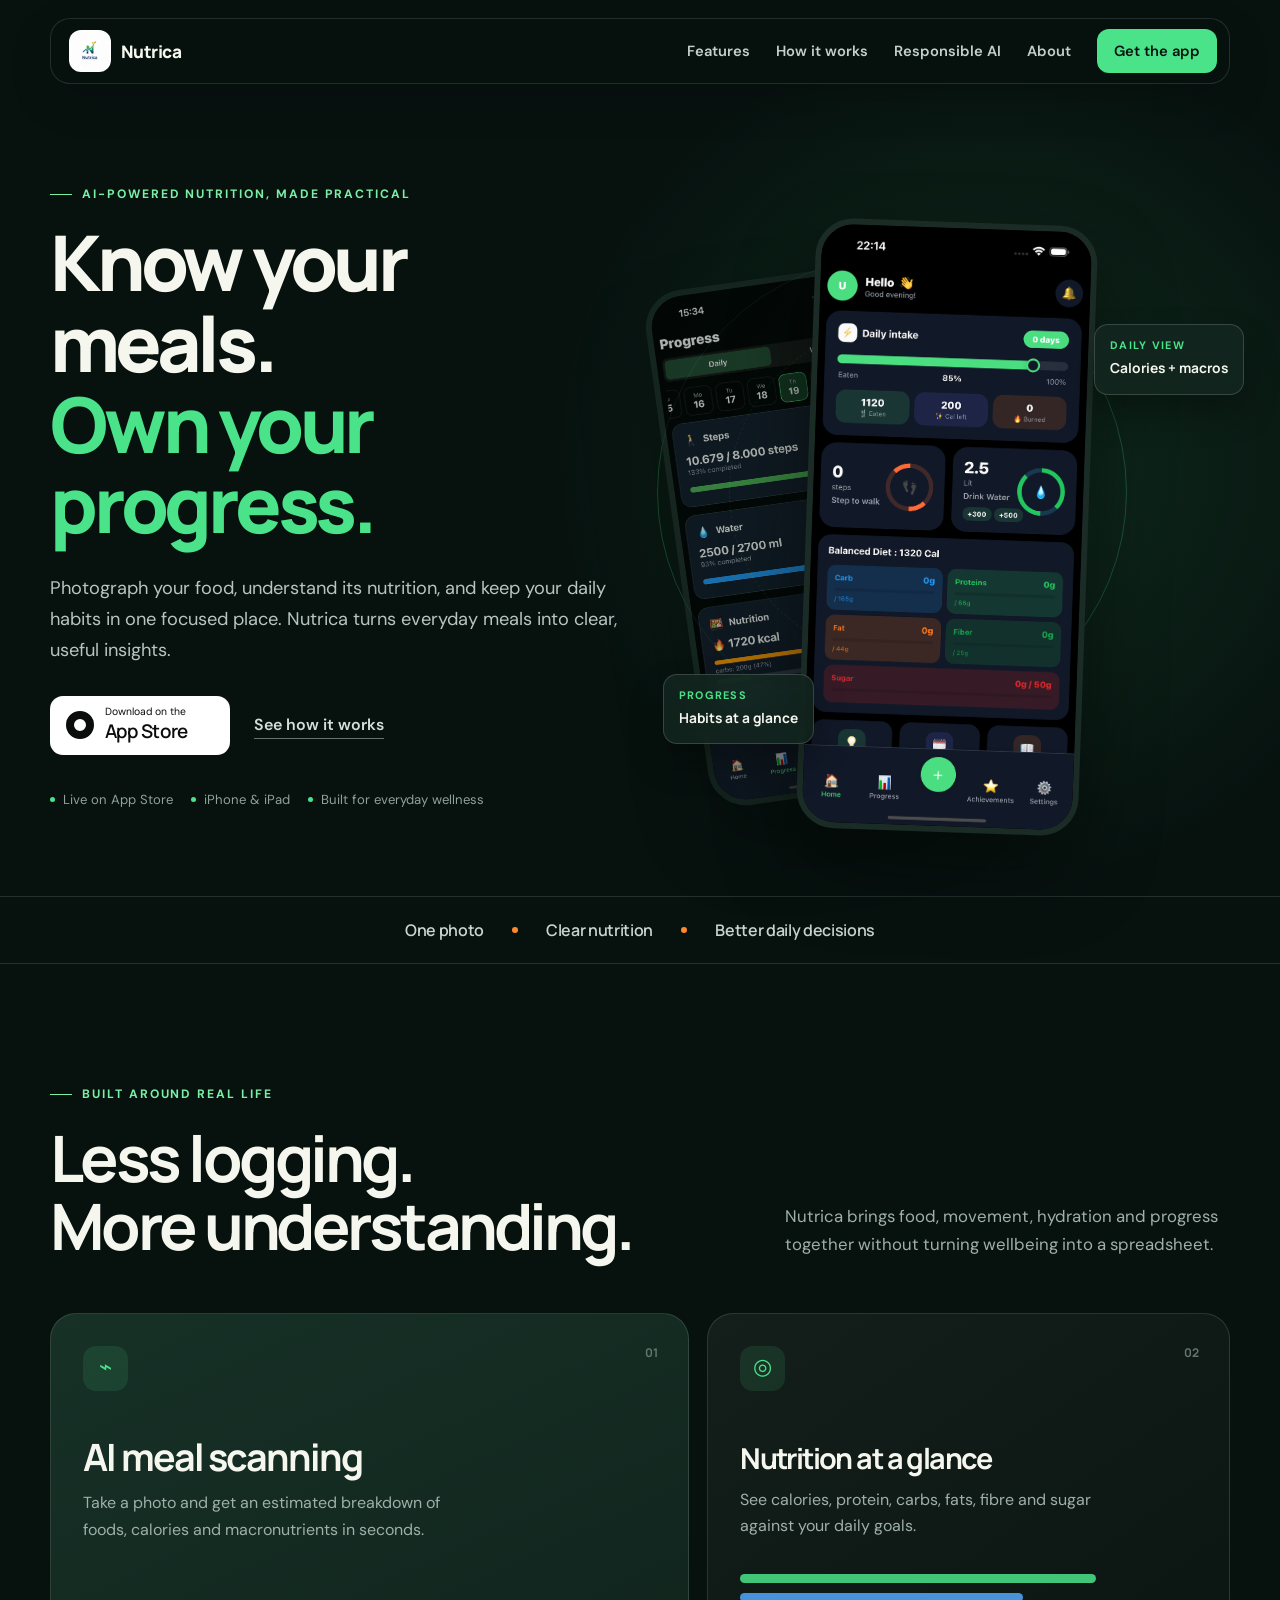
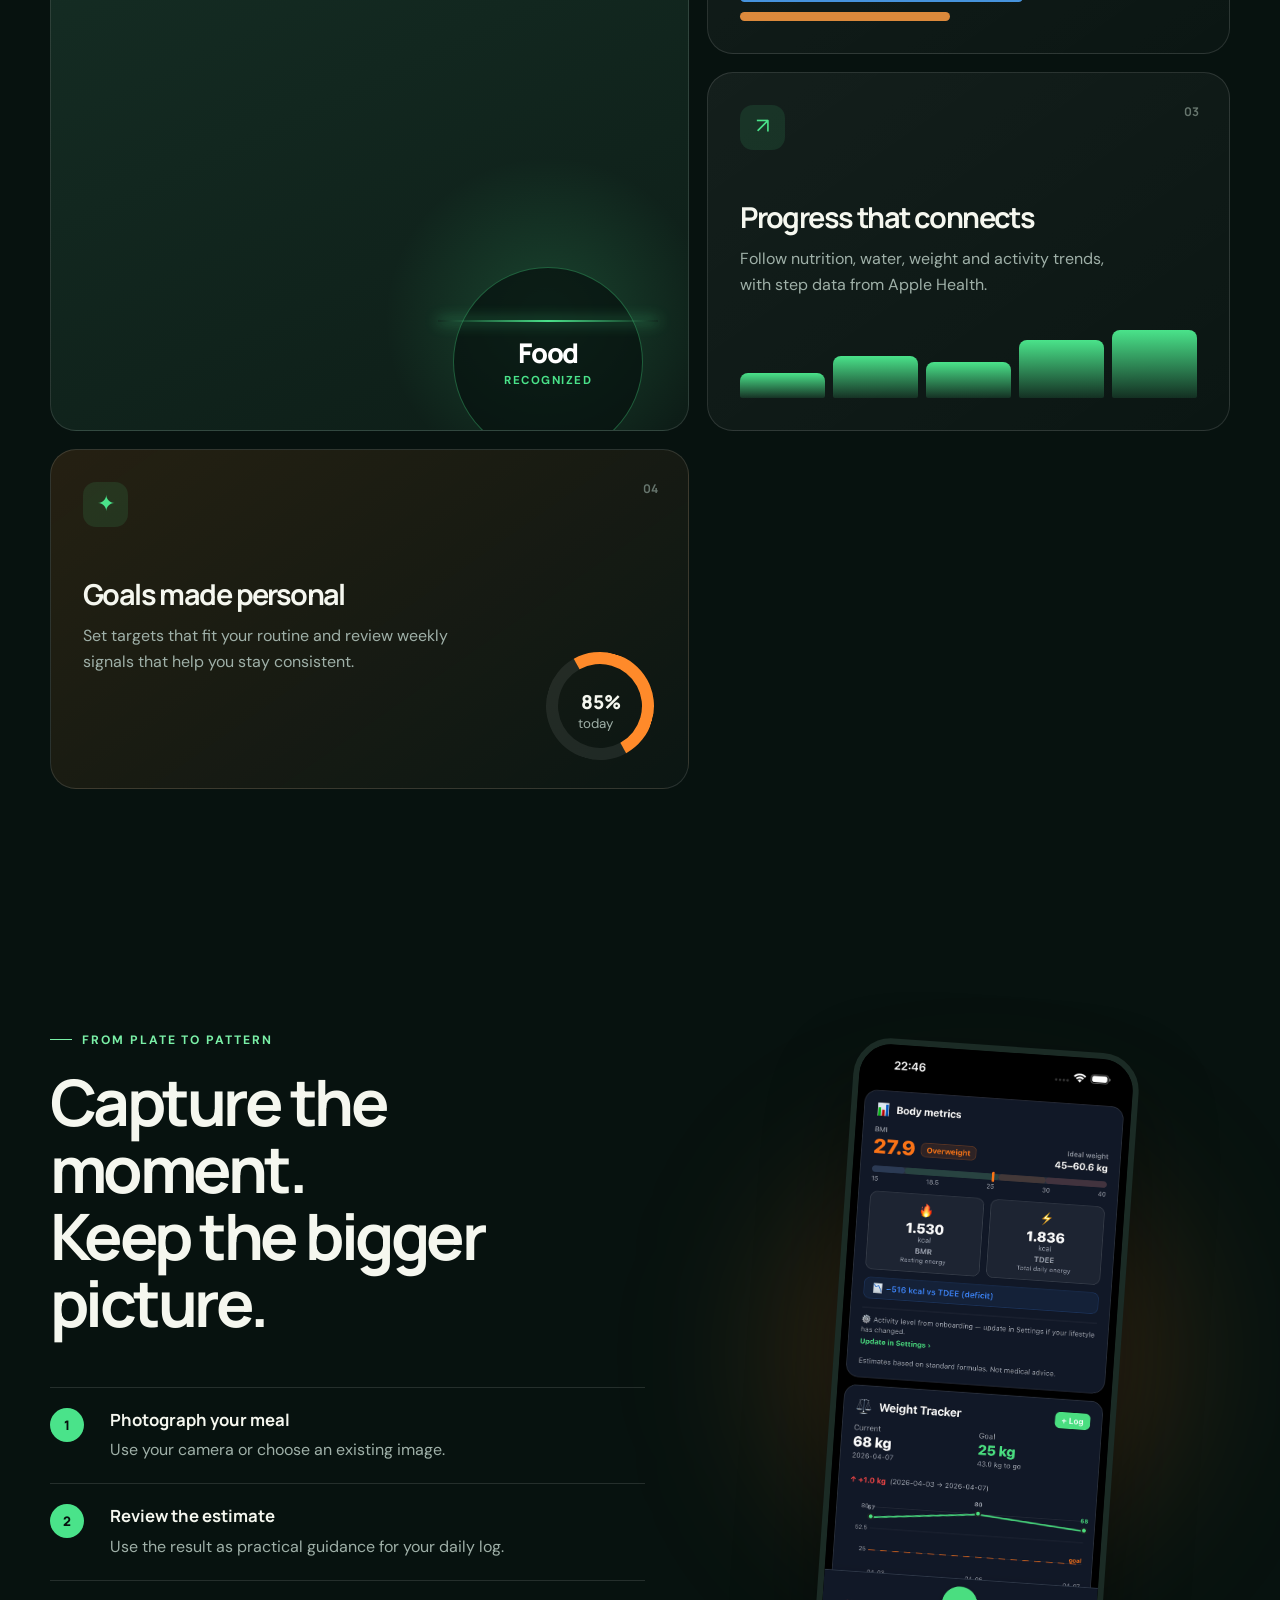
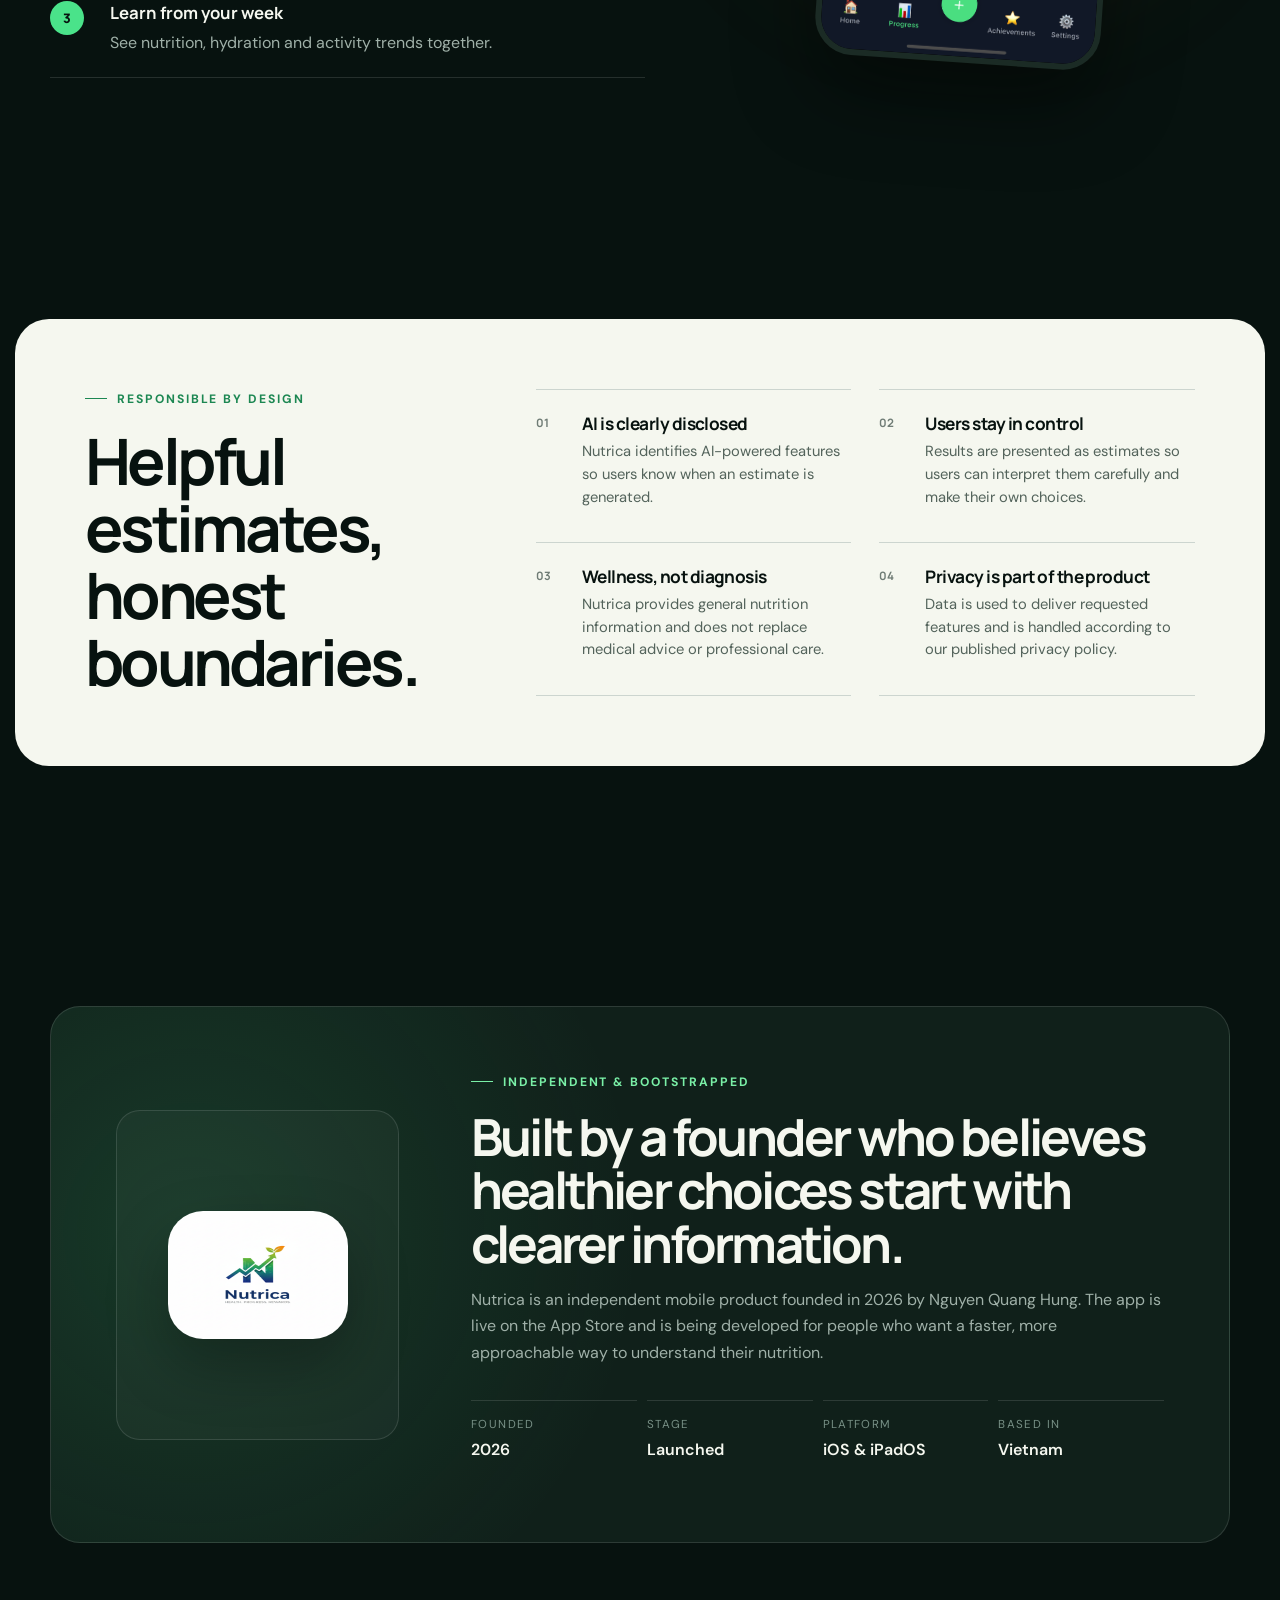
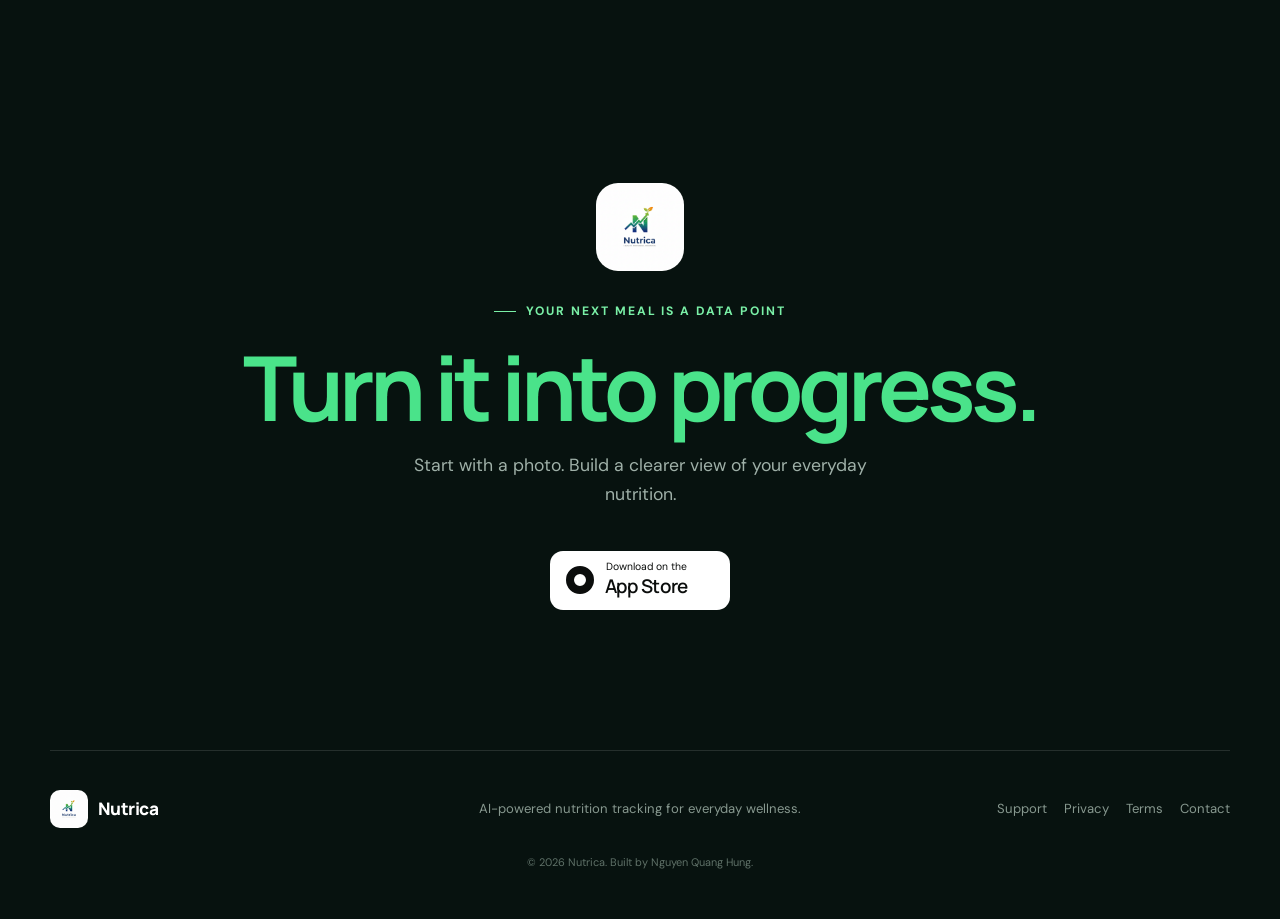
<file: Web/nutrica-site/index.html>
<!doctype html>
<html lang="en">
<head>
  <meta charset="utf-8">
  <meta name="viewport" content="width=device-width, initial-scale=1">
  <title>Nutrica — AI Food Scanner & Nutrition Tracker</title>
  <meta name="description" content="Scan meals, estimate calories and macros, and build healthier habits with Nutrica, an AI-powered nutrition tracker for iPhone and iPad.">
  <meta name="theme-color" content="#07120f">
  <link rel="canonical" href="https://nutrica.site/">
  <link rel="icon" href="assets/icon.png" type="image/png">
  <link rel="preconnect" href="https://fonts.googleapis.com">
  <link rel="preconnect" href="https://fonts.gstatic.com" crossorigin>
  <link href="https://fonts.googleapis.com/css2?family=DM+Sans:wght@400;500;600;700&family=Manrope:wght@500;600;700;800&display=swap" rel="stylesheet">
  <link rel="stylesheet" href="styles.css">
</head>
<body>
  <header class="site-header">
    <a class="brand" href="#top" aria-label="Nutrica home">
      <img src="assets/icon.png" alt="" width="42" height="42">
      <span>Nutrica</span>
    </a>
    <button class="menu-button" type="button" aria-expanded="false" aria-controls="main-nav">
      <span></span><span></span><span></span><span class="sr-only">Open navigation</span>
    </button>
    <nav id="main-nav" class="main-nav" aria-label="Main navigation">
      <a href="#features">Features</a>
      <a href="#how-it-works">How it works</a>
      <a href="#responsible-ai">Responsible AI</a>
      <a href="#about">About</a>
      <a class="nav-cta" href="https://apps.apple.com/us/app/nutrica-ai-food-scanner/id6759476341">Get the app</a>
    </nav>
  </header>

  <main id="top">
    <section class="hero">
      <div class="hero-copy reveal">
        <p class="eyebrow"><span></span> AI-powered nutrition, made practical</p>
        <h1>Know your meals.<br><em>Own your progress.</em></h1>
        <p class="hero-text">Photograph your food, understand its nutrition, and keep your daily habits in one focused place. Nutrica turns everyday meals into clear, useful insights.</p>
        <div class="hero-actions">
          <a class="app-store-button" href="https://apps.apple.com/us/app/nutrica-ai-food-scanner/id6759476341" aria-label="Download Nutrica on the App Store">
            <span class="apple-mark">●</span>
            <span><small>Download on the</small><strong>App Store</strong></span>
          </a>
          <a class="text-link" href="#how-it-works">See how it works</a>
        </div>
        <ul class="trust-row" aria-label="Product highlights">
          <li>Live on App Store</li>
          <li>iPhone & iPad</li>
          <li>Built for everyday wellness</li>
        </ul>
      </div>

      <div class="hero-visual reveal" aria-label="Nutrica app screens">
        <div class="orbit orbit-one"></div>
        <div class="orbit orbit-two"></div>
        <figure class="phone phone-back">
          <img src="assets/screen-scan.png" alt="Nutrica progress screen showing steps, water and nutrition" width="689" height="1491">
        </figure>
        <figure class="phone phone-front">
          <img src="assets/screen-dashboard.png" alt="Nutrica daily nutrition dashboard" width="689" height="1491">
        </figure>
        <div class="insight-card insight-calories">
          <span>Daily view</span>
          <strong>Calories + macros</strong>
        </div>
        <div class="insight-card insight-progress">
          <span>Progress</span>
          <strong>Habits at a glance</strong>
        </div>
      </div>
    </section>

    <section class="value-strip" aria-label="Nutrica core value">
      <p>One photo</p><span></span><p>Clear nutrition</p><span></span><p>Better daily decisions</p>
    </section>

    <section id="features" class="section features-section">
      <div class="section-heading reveal">
        <p class="eyebrow"><span></span> Built around real life</p>
        <h2>Less logging.<br>More understanding.</h2>
        <p>Nutrica brings food, movement, hydration and progress together without turning wellbeing into a spreadsheet.</p>
      </div>
      <div class="feature-grid">
        <article class="feature-card feature-primary reveal">
          <div class="feature-number">01</div>
          <div class="feature-icon">⌁</div>
          <h3>AI meal scanning</h3>
          <p>Take a photo and get an estimated breakdown of foods, calories and macronutrients in seconds.</p>
          <div class="scan-demo" aria-hidden="true">
            <div class="scan-corners"></div>
            <div class="meal-orb"><strong>Food</strong><small>recognized</small></div>
            <span class="scan-line"></span>
          </div>
        </article>
        <article class="feature-card reveal">
          <div class="feature-number">02</div>
          <div class="feature-icon">◎</div>
          <h3>Nutrition at a glance</h3>
          <p>See calories, protein, carbs, fats, fibre and sugar against your daily goals.</p>
          <div class="macro-bars" aria-hidden="true">
            <span style="--level: 78%; --color: #4ae38a"></span>
            <span style="--level: 62%; --color: #51a9ff"></span>
            <span style="--level: 46%; --color: #ff9d42"></span>
          </div>
        </article>
        <article class="feature-card reveal">
          <div class="feature-number">03</div>
          <div class="feature-icon">↗</div>
          <h3>Progress that connects</h3>
          <p>Follow nutrition, water, weight and activity trends, with step data from Apple Health.</p>
          <div class="mini-chart" aria-hidden="true"><i></i><i></i><i></i><i></i><i></i></div>
        </article>
        <article class="feature-card feature-accent reveal">
          <div class="feature-number">04</div>
          <div class="feature-icon">✦</div>
          <h3>Goals made personal</h3>
          <p>Set targets that fit your routine and review weekly signals that help you stay consistent.</p>
          <div class="goal-ring" aria-hidden="true"><strong>85%</strong><small>today</small></div>
        </article>
      </div>
    </section>

    <section id="how-it-works" class="section workflow-section">
      <div class="workflow-copy reveal">
        <p class="eyebrow"><span></span> From plate to pattern</p>
        <h2>Capture the moment.<br>Keep the bigger picture.</h2>
        <ol class="steps">
          <li><span>1</span><div><strong>Photograph your meal</strong><p>Use your camera or choose an existing image.</p></div></li>
          <li><span>2</span><div><strong>Review the estimate</strong><p>Use the result as practical guidance for your daily log.</p></div></li>
          <li><span>3</span><div><strong>Learn from your week</strong><p>See nutrition, hydration and activity trends together.</p></div></li>
        </ol>
      </div>
      <div class="single-phone reveal">
        <div class="phone-glow"></div>
        <figure class="phone phone-detail">
          <img src="assets/screen-insights.png" alt="Nutrica body metrics and weight progress screen" width="689" height="1491">
        </figure>
      </div>
    </section>

    <section id="responsible-ai" class="section responsibility-section">
      <div class="responsibility-panel reveal">
        <div>
          <p class="eyebrow"><span></span> Responsible by design</p>
          <h2>Helpful estimates,<br>honest boundaries.</h2>
        </div>
        <div class="principles">
          <article><span>01</span><div><h3>AI is clearly disclosed</h3><p>Nutrica identifies AI-powered features so users know when an estimate is generated.</p></div></article>
          <article><span>02</span><div><h3>Users stay in control</h3><p>Results are presented as estimates so users can interpret them carefully and make their own choices.</p></div></article>
          <article><span>03</span><div><h3>Wellness, not diagnosis</h3><p>Nutrica provides general nutrition information and does not replace medical advice or professional care.</p></div></article>
          <article><span>04</span><div><h3>Privacy is part of the product</h3><p>Data is used to deliver requested features and is handled according to our published privacy policy.</p></div></article>
        </div>
      </div>
    </section>

    <section id="about" class="section about-section">
      <div class="about-card reveal">
        <div class="about-mark"><img src="assets/icon.png" alt="Nutrica app icon" width="128" height="128"></div>
        <div class="about-copy">
          <p class="eyebrow"><span></span> Independent & bootstrapped</p>
          <h2>Built by a founder who believes healthier choices start with clearer information.</h2>
          <p>Nutrica is an independent mobile product founded in 2026 by Nguyen Quang Hung. The app is live on the App Store and is being developed for people who want a faster, more approachable way to understand their nutrition.</p>
          <dl class="company-facts">
            <div><dt>Founded</dt><dd>2026</dd></div>
            <div><dt>Stage</dt><dd>Launched</dd></div>
            <div><dt>Platform</dt><dd>iOS & iPadOS</dd></div>
            <div><dt>Based in</dt><dd>Vietnam</dd></div>
          </dl>
        </div>
      </div>
    </section>

    <section class="section final-cta reveal">
      <img src="assets/icon.png" alt="" width="88" height="88">
      <p class="eyebrow"><span></span> Your next meal is a data point</p>
      <h2>Turn it into progress.</h2>
      <p>Start with a photo. Build a clearer view of your everyday nutrition.</p>
      <a class="app-store-button app-store-button-light" href="https://apps.apple.com/us/app/nutrica-ai-food-scanner/id6759476341">
        <span class="apple-mark">●</span>
        <span><small>Download on the</small><strong>App Store</strong></span>
      </a>
    </section>
  </main>

  <footer class="site-footer">
    <a class="brand footer-brand" href="#top"><img src="assets/icon.png" alt="" width="38" height="38"><span>Nutrica</span></a>
    <p>AI-powered nutrition tracking for everyday wellness.</p>
    <nav aria-label="Legal and support">
      <a href="support.html">Support</a>
      <a href="privacy.html">Privacy</a>
      <a href="terms.html">Terms</a>
      <a href="mailto:founder@nutrica.site">Contact</a>
    </nav>
    <small>© 2026 Nutrica. Built by Nguyen Quang Hung.</small>
  </footer>

  <script src="script.js"></script>
</body>
</html>
</file>
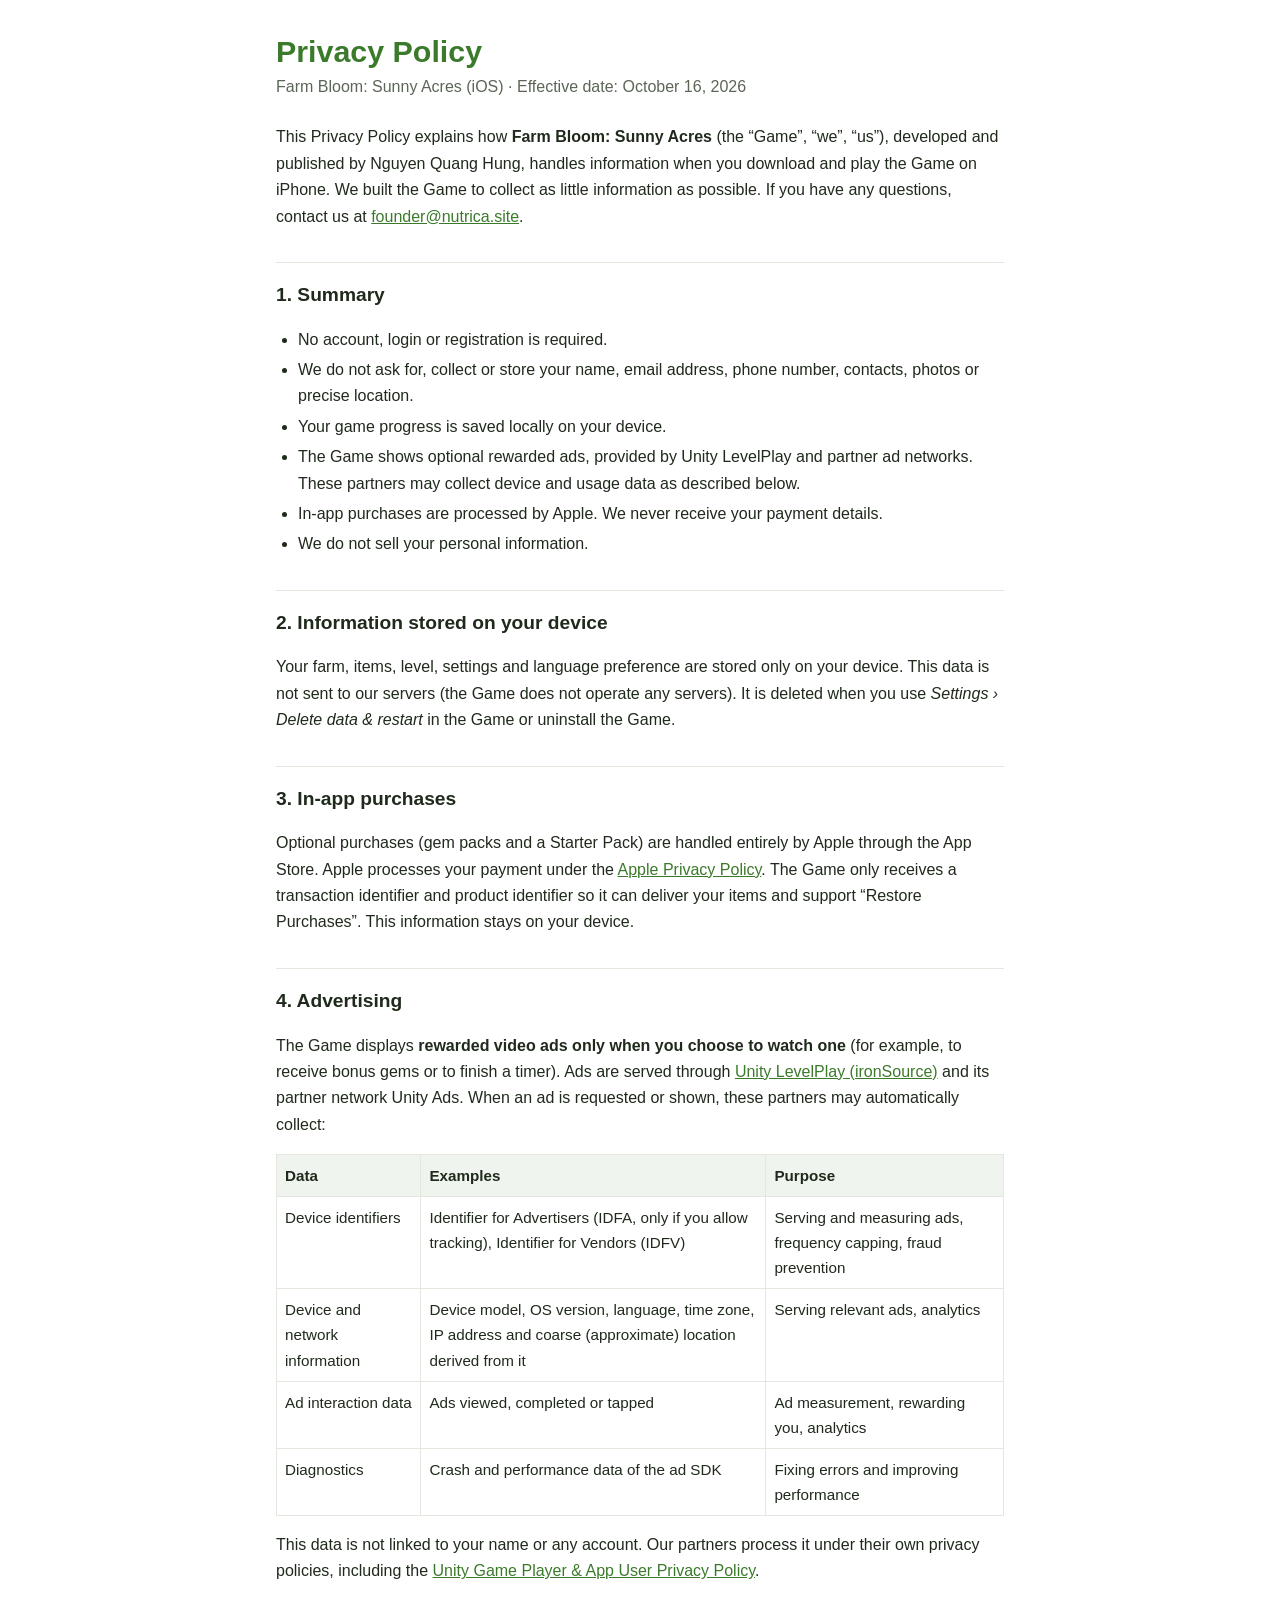
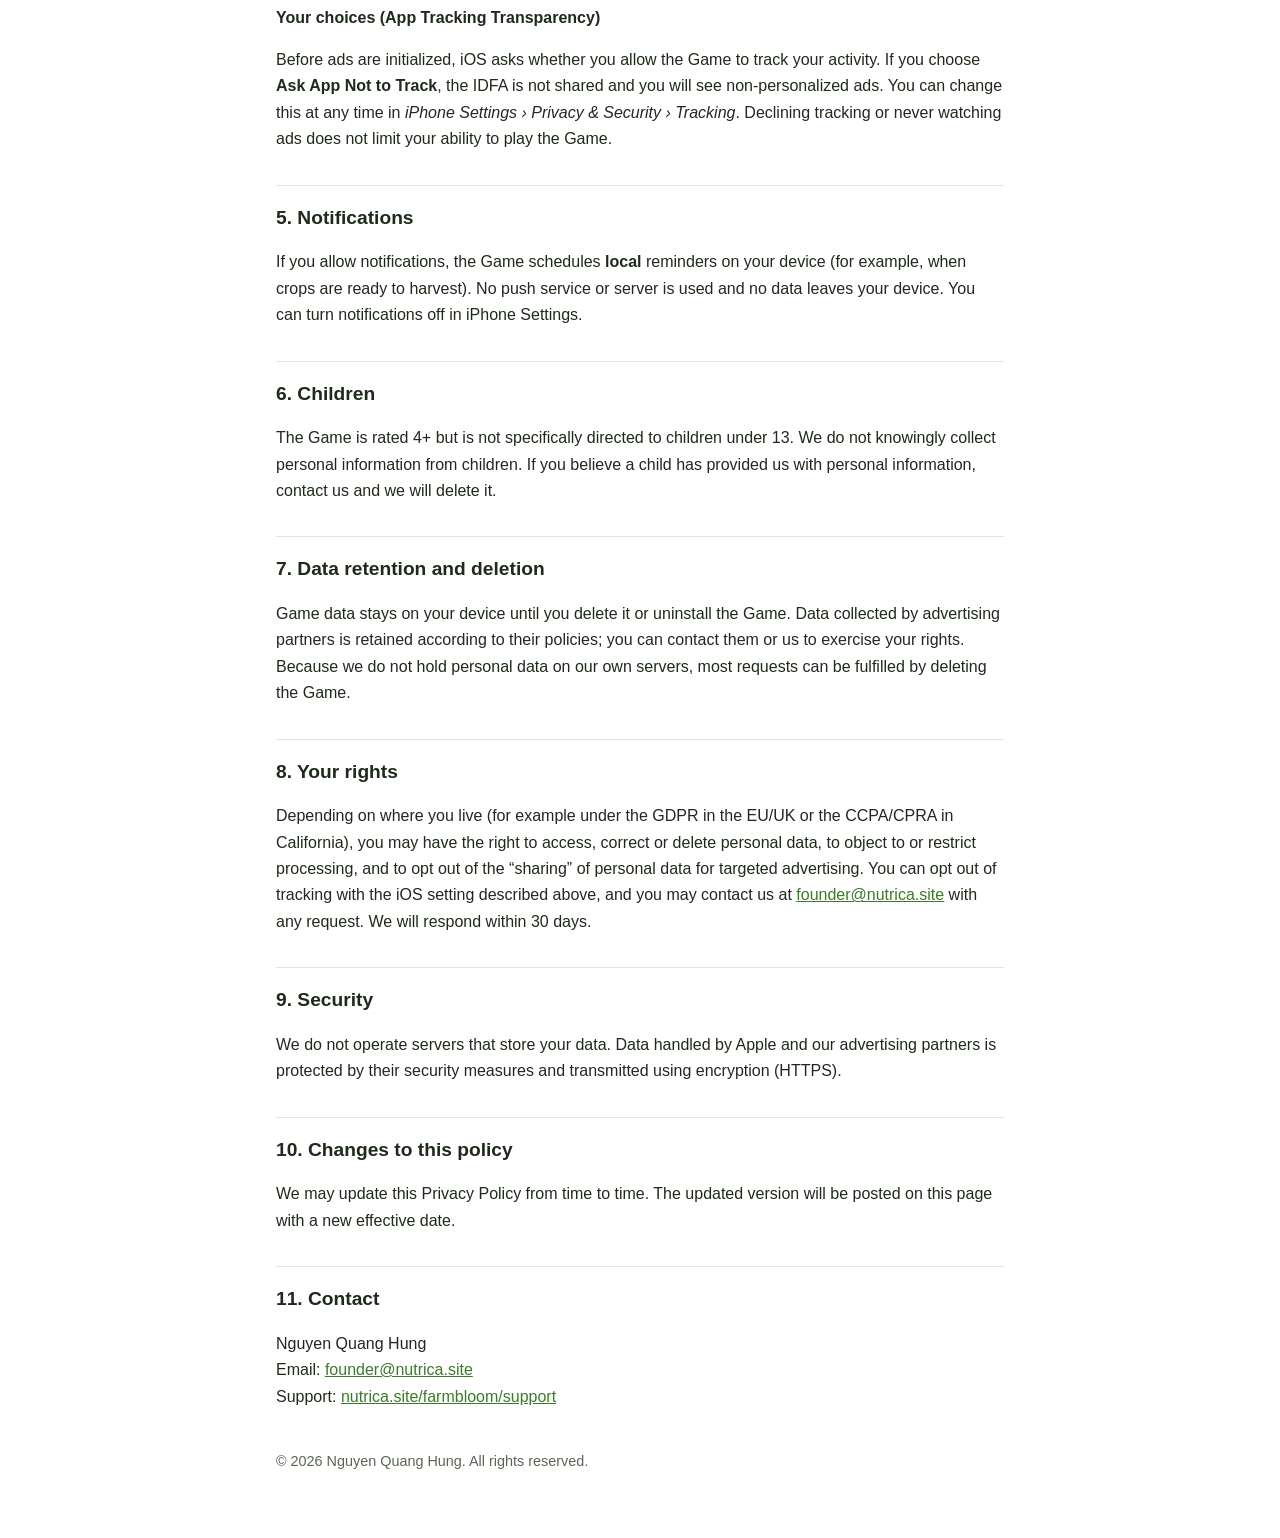
<file: Web/farmbloom/privacy/index.html>
<!doctype html>
<html lang="en">
<head>
<meta charset="utf-8">
<meta name="viewport" content="width=device-width, initial-scale=1">
<title>Privacy Policy – Farm Bloom: Sunny Acres</title>
<meta name="description" content="Privacy Policy for the iOS game Farm Bloom: Sunny Acres.">
<link rel="canonical" href="https://nutrica.site/farmbloom/privacy/">
<style>
  :root{--fg:#1f2a1c;--muted:#5b6657;--accent:#3c7a2b;--bg:#ffffff;--line:#e3e8df}
  @media (prefers-color-scheme: dark){:root{--fg:#e8eee4;--muted:#a9b4a4;--accent:#8fd16f;--bg:#121611;--line:#2a3327}}
  *{box-sizing:border-box}
  body{margin:0;background:var(--bg);color:var(--fg);font:16px/1.65 -apple-system,BlinkMacSystemFont,"Segoe UI",Roboto,Helvetica,Arial,sans-serif}
  main{max-width:760px;margin:0 auto;padding:32px 16px 64px}
  h1{font-size:1.9rem;line-height:1.25;margin:0 0 4px;color:var(--accent)}
  h2{font-size:1.2rem;margin:32px 0 8px;padding-top:16px;border-top:1px solid var(--line)}
  h3{font-size:1rem;margin:20px 0 6px}
  p,li{color:var(--fg)} .meta{color:var(--muted);margin:0 0 24px}
  ul{padding-left:22px} li{margin:4px 0}
  table{width:100%;border-collapse:collapse;margin:12px 0;font-size:.95rem}
  th,td{text-align:left;vertical-align:top;padding:8px;border:1px solid var(--line)}
  th{background:rgba(60,122,43,.08)}
  a{color:var(--accent)} footer{margin-top:40px;color:var(--muted);font-size:.9rem}
</style>
</head>
<body>
<main>
<h1>Privacy Policy</h1>
<p class="meta">Farm Bloom: Sunny Acres (iOS) · Effective date: October 16, 2026</p>

<p>This Privacy Policy explains how <strong>Farm Bloom: Sunny Acres</strong> (the “Game”, “we”, “us”), developed and published by Nguyen Quang Hung, handles information when you download and play the Game on iPhone. We built the Game to collect as little information as possible. If you have any questions, contact us at <a href="mailto:founder@nutrica.site">founder@nutrica.site</a>.</p>

<h2>1. Summary</h2>
<ul>
  <li>No account, login or registration is required.</li>
  <li>We do not ask for, collect or store your name, email address, phone number, contacts, photos or precise location.</li>
  <li>Your game progress is saved locally on your device.</li>
  <li>The Game shows optional rewarded ads, provided by Unity LevelPlay and partner ad networks. These partners may collect device and usage data as described below.</li>
  <li>In-app purchases are processed by Apple. We never receive your payment details.</li>
  <li>We do not sell your personal information.</li>
</ul>

<h2>2. Information stored on your device</h2>
<p>Your farm, items, level, settings and language preference are stored only on your device. This data is not sent to our servers (the Game does not operate any servers). It is deleted when you use <em>Settings › Delete data &amp; restart</em> in the Game or uninstall the Game.</p>

<h2>3. In-app purchases</h2>
<p>Optional purchases (gem packs and a Starter Pack) are handled entirely by Apple through the App Store. Apple processes your payment under the <a href="https://www.apple.com/legal/privacy/">Apple Privacy Policy</a>. The Game only receives a transaction identifier and product identifier so it can deliver your items and support “Restore Purchases”. This information stays on your device.</p>

<h2>4. Advertising</h2>
<p>The Game displays <strong>rewarded video ads only when you choose to watch one</strong> (for example, to receive bonus gems or to finish a timer). Ads are served through <a href="https://unity.com/legal/game-player-and-app-user-privacy-policy">Unity LevelPlay (ironSource)</a> and its partner network Unity Ads. When an ad is requested or shown, these partners may automatically collect:</p>
<table>
  <tr><th>Data</th><th>Examples</th><th>Purpose</th></tr>
  <tr><td>Device identifiers</td><td>Identifier for Advertisers (IDFA, only if you allow tracking), Identifier for Vendors (IDFV)</td><td>Serving and measuring ads, frequency capping, fraud prevention</td></tr>
  <tr><td>Device and network information</td><td>Device model, OS version, language, time zone, IP address and coarse (approximate) location derived from it</td><td>Serving relevant ads, analytics</td></tr>
  <tr><td>Ad interaction data</td><td>Ads viewed, completed or tapped</td><td>Ad measurement, rewarding you, analytics</td></tr>
  <tr><td>Diagnostics</td><td>Crash and performance data of the ad SDK</td><td>Fixing errors and improving performance</td></tr>
</table>
<p>This data is not linked to your name or any account. Our partners process it under their own privacy policies, including the <a href="https://unity.com/legal/game-player-and-app-user-privacy-policy">Unity Game Player &amp; App User Privacy Policy</a>.</p>

<h3>Your choices (App Tracking Transparency)</h3>
<p>Before ads are initialized, iOS asks whether you allow the Game to track your activity. If you choose <strong>Ask App Not to Track</strong>, the IDFA is not shared and you will see non-personalized ads. You can change this at any time in <em>iPhone Settings › Privacy &amp; Security › Tracking</em>. Declining tracking or never watching ads does not limit your ability to play the Game.</p>

<h2>5. Notifications</h2>
<p>If you allow notifications, the Game schedules <strong>local</strong> reminders on your device (for example, when crops are ready to harvest). No push service or server is used and no data leaves your device. You can turn notifications off in iPhone Settings.</p>

<h2>6. Children</h2>
<p>The Game is rated 4+ but is not specifically directed to children under 13. We do not knowingly collect personal information from children. If you believe a child has provided us with personal information, contact us and we will delete it.</p>

<h2>7. Data retention and deletion</h2>
<p>Game data stays on your device until you delete it or uninstall the Game. Data collected by advertising partners is retained according to their policies; you can contact them or us to exercise your rights. Because we do not hold personal data on our own servers, most requests can be fulfilled by deleting the Game.</p>

<h2>8. Your rights</h2>
<p>Depending on where you live (for example under the GDPR in the EU/UK or the CCPA/CPRA in California), you may have the right to access, correct or delete personal data, to object to or restrict processing, and to opt out of the “sharing” of personal data for targeted advertising. You can opt out of tracking with the iOS setting described above, and you may contact us at <a href="mailto:founder@nutrica.site">founder@nutrica.site</a> with any request. We will respond within 30 days.</p>

<h2>9. Security</h2>
<p>We do not operate servers that store your data. Data handled by Apple and our advertising partners is protected by their security measures and transmitted using encryption (HTTPS).</p>

<h2>10. Changes to this policy</h2>
<p>We may update this Privacy Policy from time to time. The updated version will be posted on this page with a new effective date.</p>

<h2>11. Contact</h2>
<p>Nguyen Quang Hung<br>Email: <a href="mailto:founder@nutrica.site">founder@nutrica.site</a><br>Support: <a href="https://nutrica.site/farmbloom/support/">nutrica.site/farmbloom/support</a></p>

<footer>© 2026 Nguyen Quang Hung. All rights reserved.</footer>
</main>
</body>
</html>
</file>
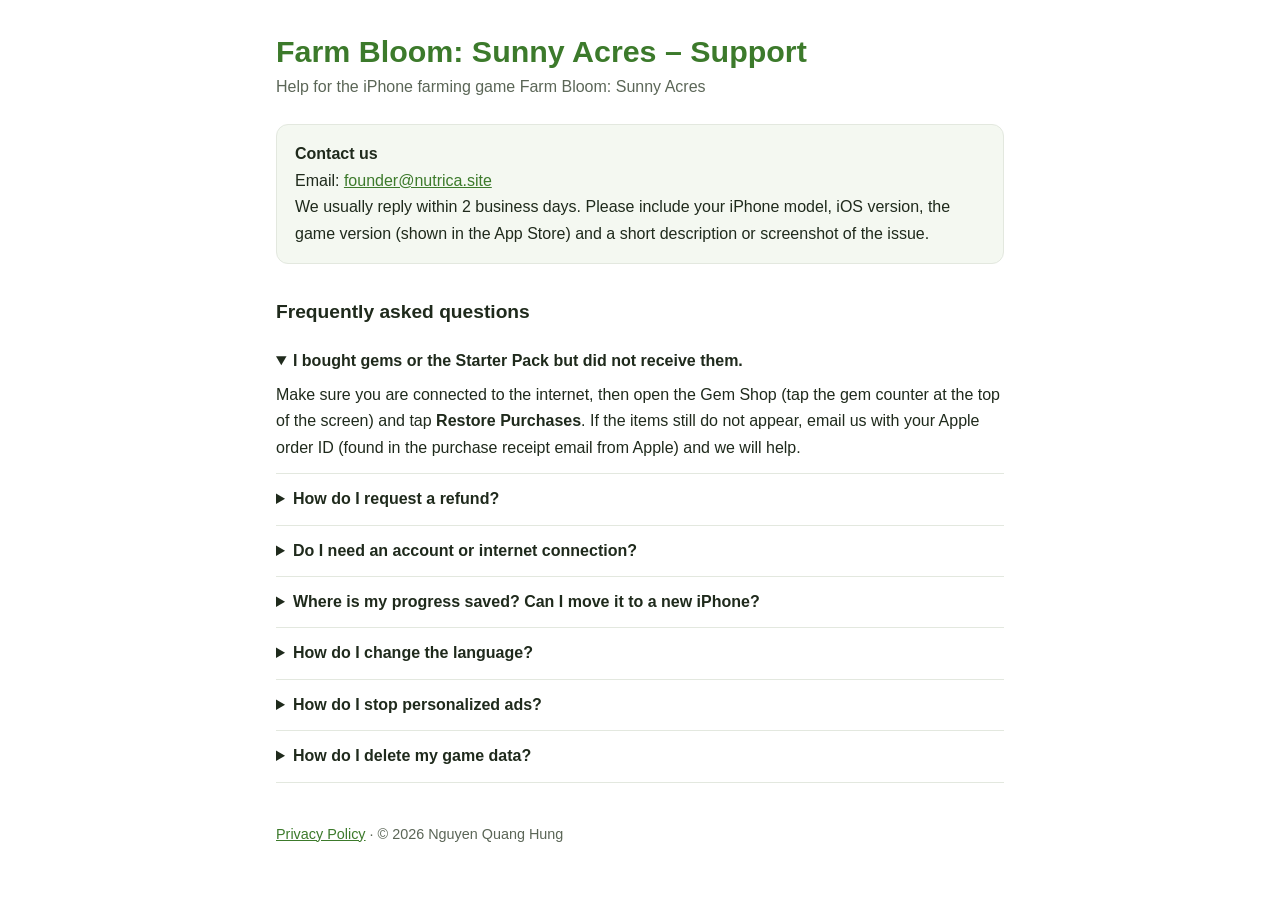
<file: Web/farmbloom/support/index.html>
<!doctype html>
<html lang="en">
<head>
<meta charset="utf-8">
<meta name="viewport" content="width=device-width, initial-scale=1">
<title>Support – Farm Bloom: Sunny Acres</title>
<meta name="description" content="Help and contact information for the iOS game Farm Bloom: Sunny Acres.">
<link rel="canonical" href="https://nutrica.site/farmbloom/support/">
<style>
  :root{--fg:#1f2a1c;--muted:#5b6657;--accent:#3c7a2b;--bg:#ffffff;--line:#e3e8df;--card:#f4f8f1}
  @media (prefers-color-scheme: dark){:root{--fg:#e8eee4;--muted:#a9b4a4;--accent:#8fd16f;--bg:#121611;--line:#2a3327;--card:#1a2118}}
  *{box-sizing:border-box}
  body{margin:0;background:var(--bg);color:var(--fg);font:16px/1.65 -apple-system,BlinkMacSystemFont,"Segoe UI",Roboto,Helvetica,Arial,sans-serif}
  main{max-width:760px;margin:0 auto;padding:32px 16px 64px}
  h1{font-size:1.9rem;line-height:1.25;margin:0 0 4px;color:var(--accent)}
  h2{font-size:1.2rem;margin:32px 0 8px}
  .meta{color:var(--muted);margin:0 0 24px}
  .contact{background:var(--card);border:1px solid var(--line);border-radius:12px;padding:16px 18px;margin:16px 0}
  details{border-bottom:1px solid var(--line);padding:12px 0}
  summary{cursor:pointer;font-weight:600}
  details p{margin:8px 0 0}
  a{color:var(--accent)} footer{margin-top:40px;color:var(--muted);font-size:.9rem}
</style>
</head>
<body>
<main>
<h1>Farm Bloom: Sunny Acres – Support</h1>
<p class="meta">Help for the iPhone farming game Farm Bloom: Sunny Acres</p>

<div class="contact">
  <strong>Contact us</strong><br>
  Email: <a href="mailto:founder@nutrica.site?subject=Farm%20Bloom%20Support">founder@nutrica.site</a><br>
  We usually reply within 2 business days. Please include your iPhone model, iOS version, the game version (shown in the App Store) and a short description or screenshot of the issue.
</div>

<h2>Frequently asked questions</h2>

<details open><summary>I bought gems or the Starter Pack but did not receive them.</summary>
<p>Make sure you are connected to the internet, then open the Gem Shop (tap the gem counter at the top of the screen) and tap <strong>Restore Purchases</strong>. If the items still do not appear, email us with your Apple order ID (found in the purchase receipt email from Apple) and we will help.</p></details>

<details><summary>How do I request a refund?</summary>
<p>All purchases are processed by Apple. You can request a refund at <a href="https://reportaproblem.apple.com">reportaproblem.apple.com</a>.</p></details>

<details><summary>Do I need an account or internet connection?</summary>
<p>No account is needed. The game can be played offline; an internet connection is only needed for purchases and optional ads.</p></details>

<details><summary>Where is my progress saved? Can I move it to a new iPhone?</summary>
<p>Your farm is saved on your device. It is included in your iPhone backup (iCloud or computer backup), so restoring a backup to a new iPhone restores your farm.</p></details>

<details><summary>How do I change the language?</summary>
<p>Tap the gear icon (top right) › Language, then choose English or Tiếng Việt.</p></details>

<details><summary>How do I stop personalized ads?</summary>
<p>Ads appear only when you choose to watch one. To limit tracking, go to iPhone Settings › Privacy &amp; Security › Tracking and turn it off for Farm Bloom. See our <a href="../privacy/">Privacy Policy</a> for details.</p></details>

<details><summary>How do I delete my game data?</summary>
<p>In the game, open Settings › Delete data &amp; restart, or uninstall the app.</p></details>

<footer><a href="../privacy/">Privacy Policy</a> · © 2026 Nguyen Quang Hung</footer>
</main>
</body>
</html>
</file>
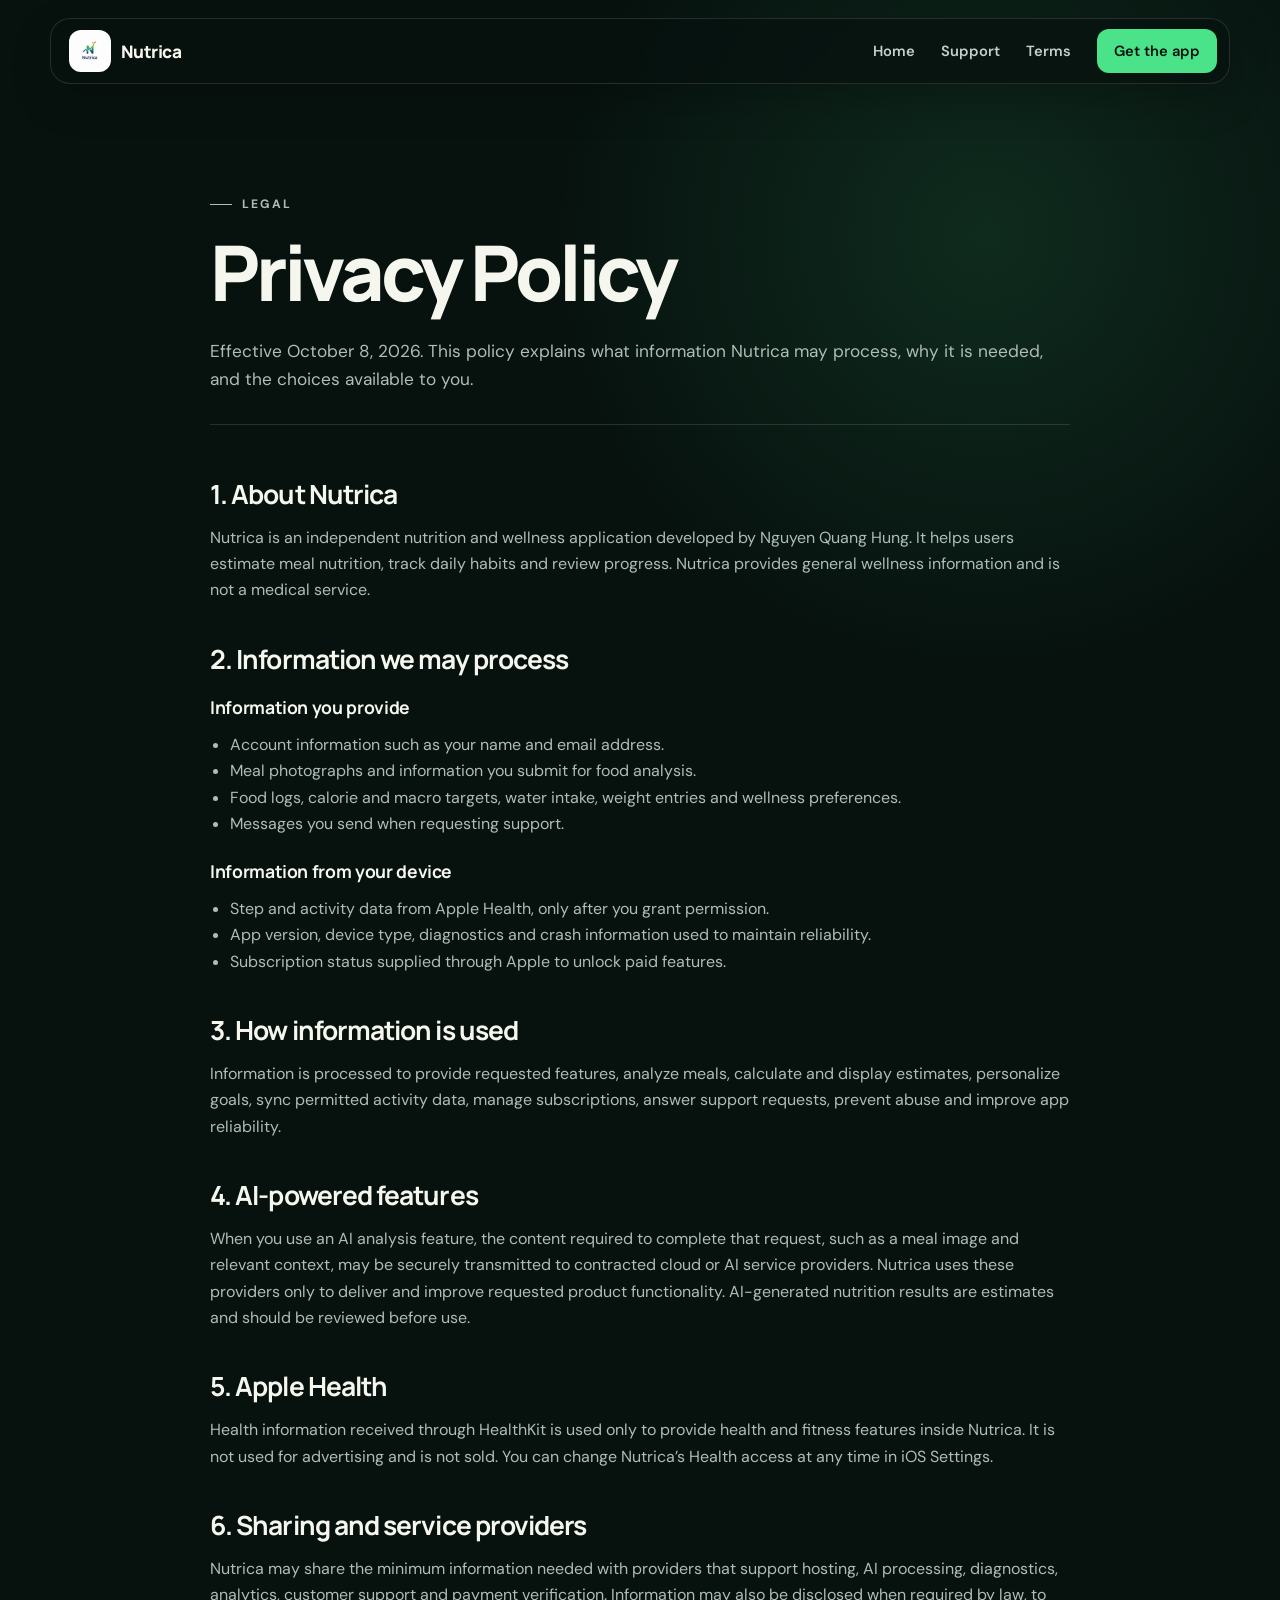
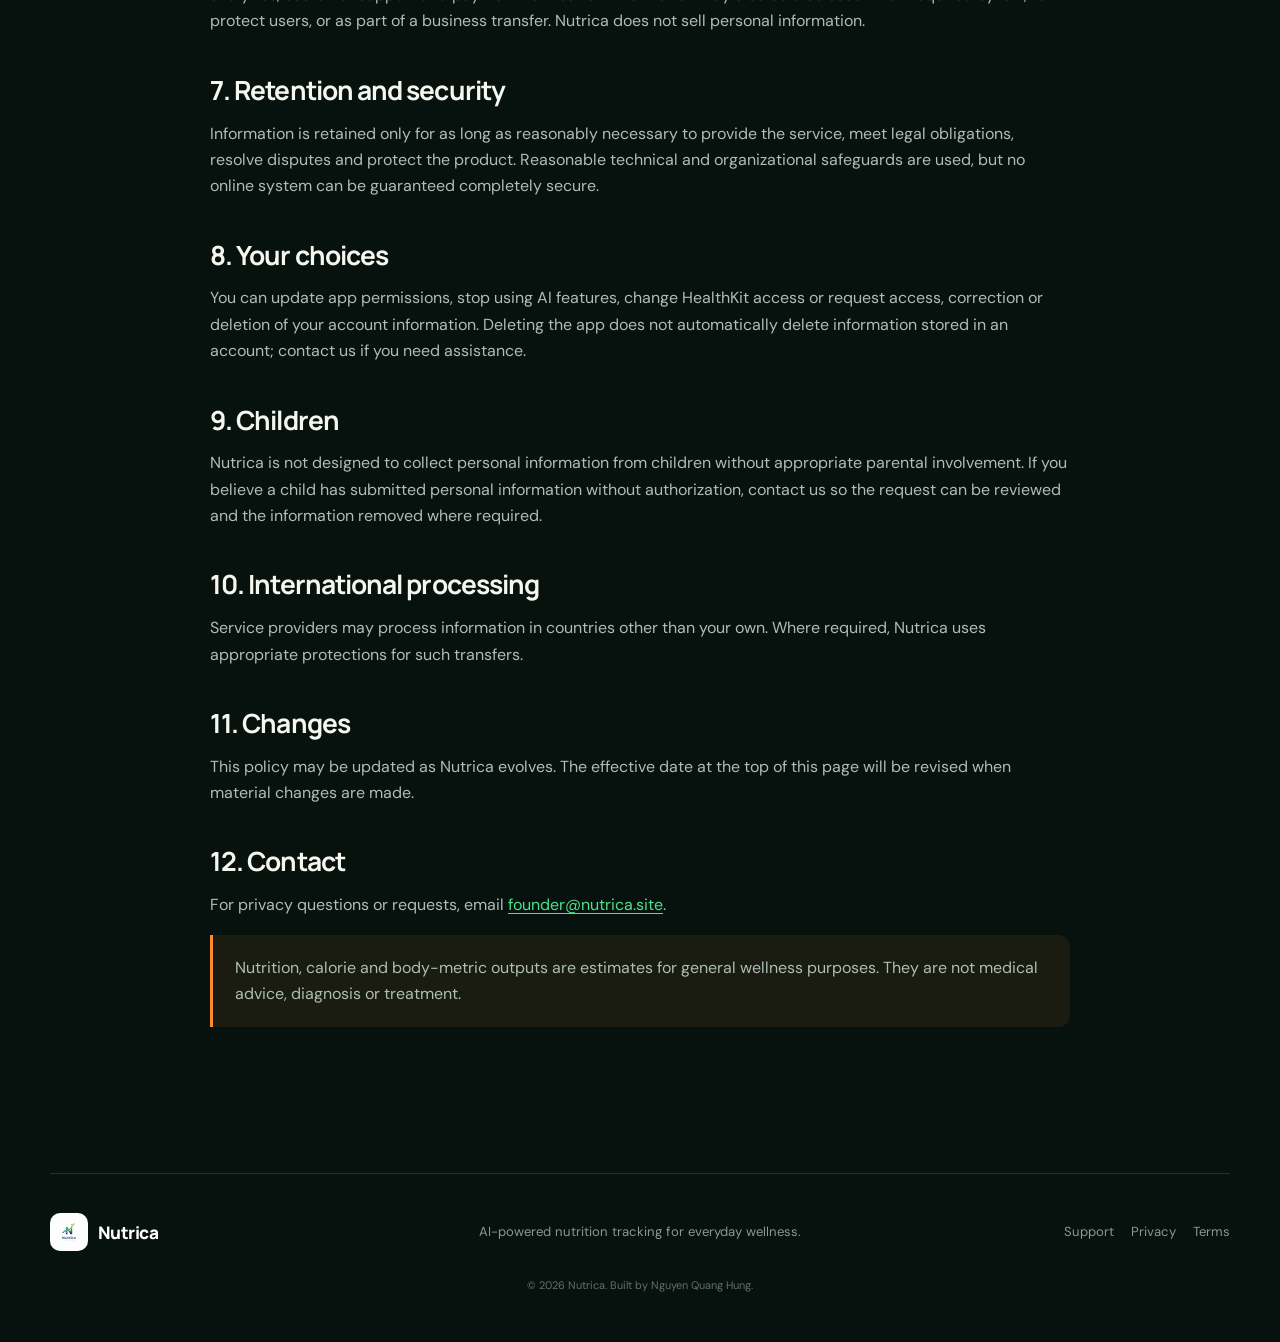
<file: Web/nutrica-site/privacy.html>
<!doctype html>
<html lang="en">
<head>
  <meta charset="utf-8"><meta name="viewport" content="width=device-width, initial-scale=1">
  <title>Privacy Policy — Nutrica</title>
  <meta name="description" content="Nutrica privacy policy and information about how data is handled.">
  <link rel="canonical" href="https://nutrica.site/privacy.html"><link rel="icon" href="assets/icon.png" type="image/png">
  <link rel="preconnect" href="https://fonts.googleapis.com"><link rel="preconnect" href="https://fonts.gstatic.com" crossorigin>
  <link href="https://fonts.googleapis.com/css2?family=DM+Sans:wght@400;500;600;700&family=Manrope:wght@500;600;700;800&display=swap" rel="stylesheet"><link rel="stylesheet" href="styles.css">
</head>
<body>
  <header class="site-header"><a class="brand" href="index.html"><img src="assets/icon.png" alt="" width="42" height="42"><span>Nutrica</span></a><button class="menu-button" type="button" aria-expanded="false" aria-controls="main-nav"><span></span><span></span><span></span><span class="sr-only">Open navigation</span></button><nav id="main-nav" class="main-nav"><a href="index.html">Home</a><a href="support.html">Support</a><a href="terms.html">Terms</a><a class="nav-cta" href="https://apps.apple.com/us/app/nutrica-ai-food-scanner/id6759476341">Get the app</a></nav></header>
  <main class="legal-main">
    <p class="eyebrow"><span></span> Legal</p><h1>Privacy Policy</h1>
    <p class="legal-intro">Effective October 8, 2026. This policy explains what information Nutrica may process, why it is needed, and the choices available to you.</p>
    <section><h2>1. About Nutrica</h2><p>Nutrica is an independent nutrition and wellness application developed by Nguyen Quang Hung. It helps users estimate meal nutrition, track daily habits and review progress. Nutrica provides general wellness information and is not a medical service.</p></section>
    <section><h2>2. Information we may process</h2><h3>Information you provide</h3><ul><li>Account information such as your name and email address.</li><li>Meal photographs and information you submit for food analysis.</li><li>Food logs, calorie and macro targets, water intake, weight entries and wellness preferences.</li><li>Messages you send when requesting support.</li></ul><h3>Information from your device</h3><ul><li>Step and activity data from Apple Health, only after you grant permission.</li><li>App version, device type, diagnostics and crash information used to maintain reliability.</li><li>Subscription status supplied through Apple to unlock paid features.</li></ul></section>
    <section><h2>3. How information is used</h2><p>Information is processed to provide requested features, analyze meals, calculate and display estimates, personalize goals, sync permitted activity data, manage subscriptions, answer support requests, prevent abuse and improve app reliability.</p></section>
    <section><h2>4. AI-powered features</h2><p>When you use an AI analysis feature, the content required to complete that request, such as a meal image and relevant context, may be securely transmitted to contracted cloud or AI service providers. Nutrica uses these providers only to deliver and improve requested product functionality. AI-generated nutrition results are estimates and should be reviewed before use.</p></section>
    <section><h2>5. Apple Health</h2><p>Health information received through HealthKit is used only to provide health and fitness features inside Nutrica. It is not used for advertising and is not sold. You can change Nutrica’s Health access at any time in iOS Settings.</p></section>
    <section><h2>6. Sharing and service providers</h2><p>Nutrica may share the minimum information needed with providers that support hosting, AI processing, diagnostics, analytics, customer support and payment verification. Information may also be disclosed when required by law, to protect users, or as part of a business transfer. Nutrica does not sell personal information.</p></section>
    <section><h2>7. Retention and security</h2><p>Information is retained only for as long as reasonably necessary to provide the service, meet legal obligations, resolve disputes and protect the product. Reasonable technical and organizational safeguards are used, but no online system can be guaranteed completely secure.</p></section>
    <section><h2>8. Your choices</h2><p>You can update app permissions, stop using AI features, change HealthKit access or request access, correction or deletion of your account information. Deleting the app does not automatically delete information stored in an account; contact us if you need assistance.</p></section>
    <section><h2>9. Children</h2><p>Nutrica is not designed to collect personal information from children without appropriate parental involvement. If you believe a child has submitted personal information without authorization, contact us so the request can be reviewed and the information removed where required.</p></section>
    <section><h2>10. International processing</h2><p>Service providers may process information in countries other than your own. Where required, Nutrica uses appropriate protections for such transfers.</p></section>
    <section><h2>11. Changes</h2><p>This policy may be updated as Nutrica evolves. The effective date at the top of this page will be revised when material changes are made.</p></section>
    <section><h2>12. Contact</h2><p>For privacy questions or requests, email <a href="mailto:founder@nutrica.site">founder@nutrica.site</a>.</p></section>
    <p class="legal-note">Nutrition, calorie and body-metric outputs are estimates for general wellness purposes. They are not medical advice, diagnosis or treatment.</p>
  </main>
  <footer class="site-footer"><a class="brand footer-brand" href="index.html"><img src="assets/icon.png" alt="" width="38" height="38"><span>Nutrica</span></a><p>AI-powered nutrition tracking for everyday wellness.</p><nav><a href="support.html">Support</a><a href="privacy.html">Privacy</a><a href="terms.html">Terms</a></nav><small>© 2026 Nutrica. Built by Nguyen Quang Hung.</small></footer>
  <script src="script.js"></script>
</body></html>
</file>
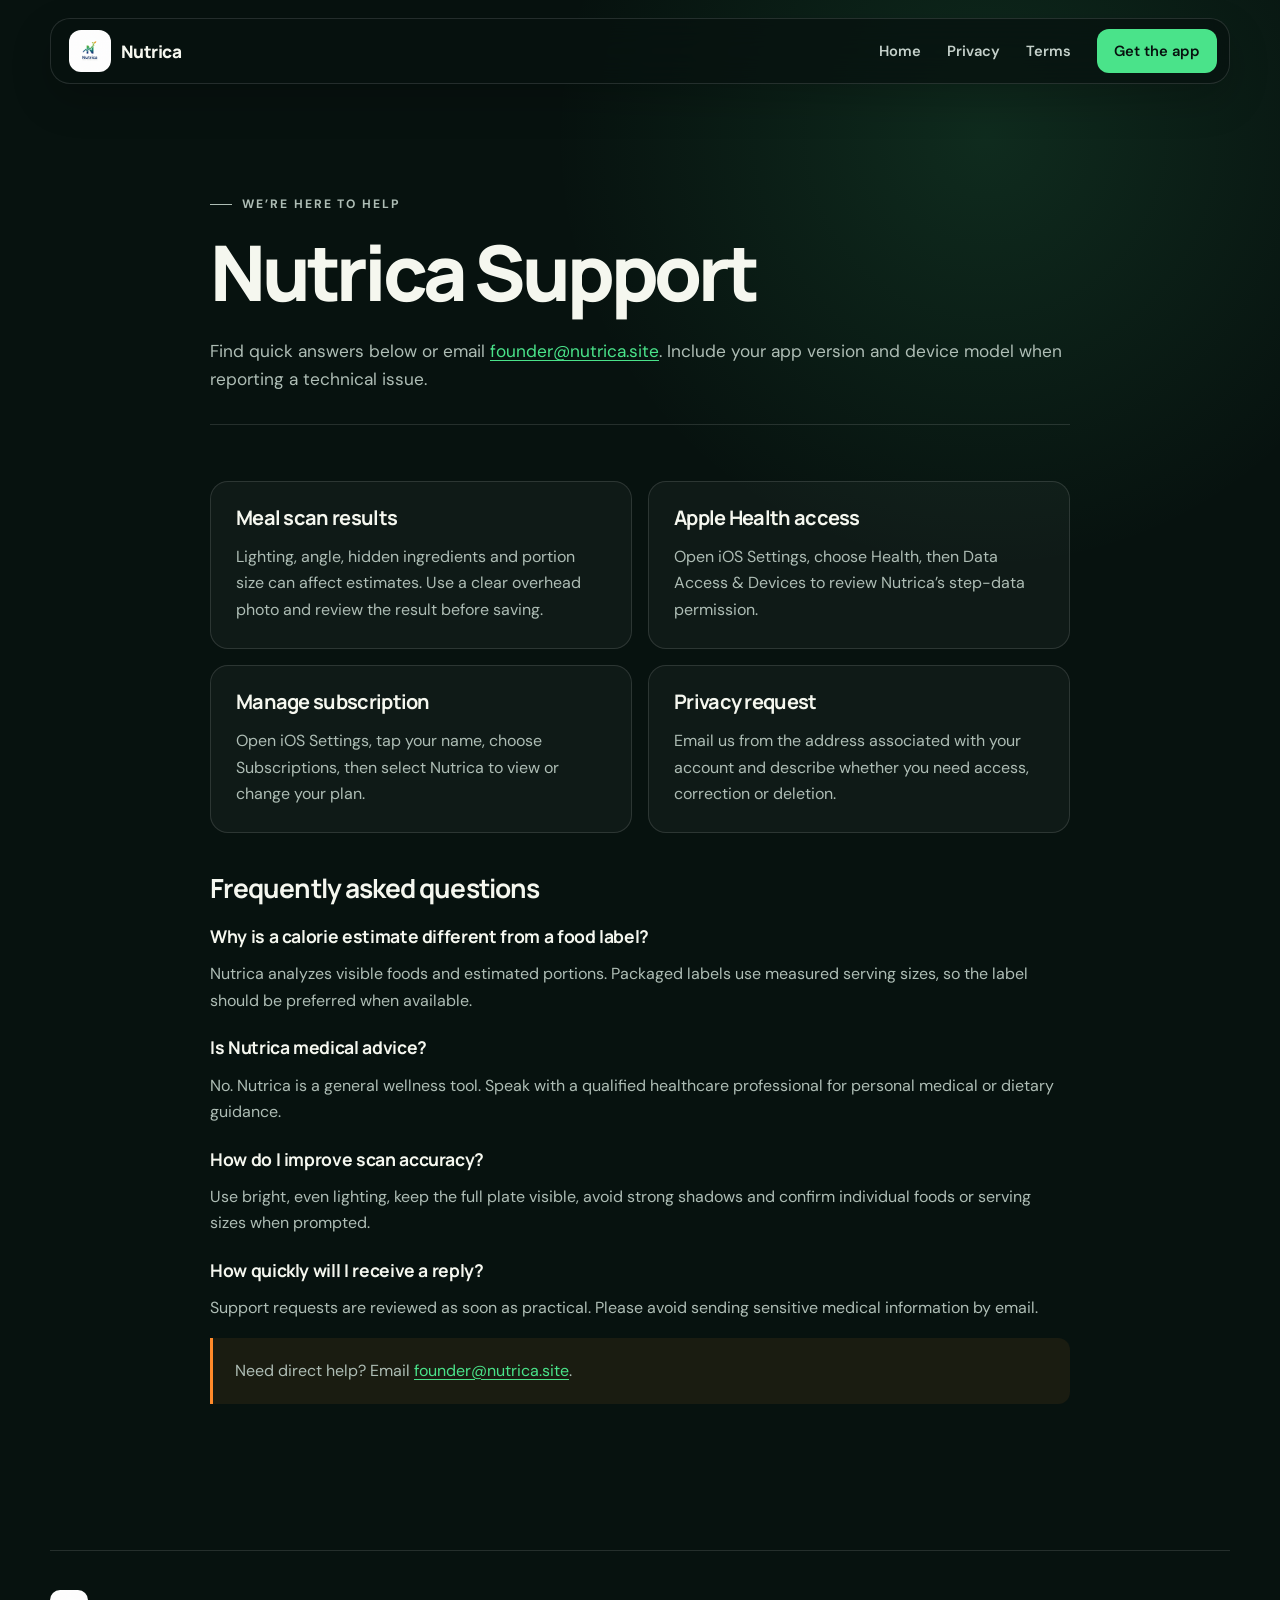
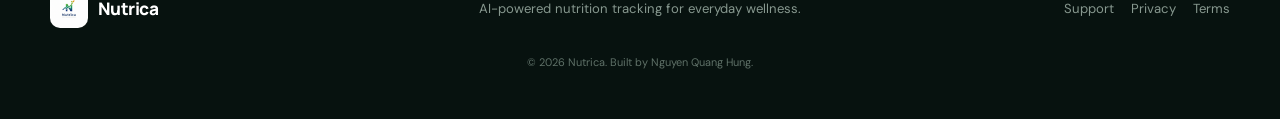
<file: Web/nutrica-site/support.html>
<!doctype html>
<html lang="en">
<head>
  <meta charset="utf-8"><meta name="viewport" content="width=device-width, initial-scale=1"><title>Support — Nutrica</title>
  <meta name="description" content="Get help with Nutrica meal scanning, nutrition tracking, Apple Health and subscriptions."><link rel="canonical" href="https://nutrica.site/support.html"><link rel="icon" href="assets/icon.png" type="image/png">
  <link rel="preconnect" href="https://fonts.googleapis.com"><link rel="preconnect" href="https://fonts.gstatic.com" crossorigin><link href="https://fonts.googleapis.com/css2?family=DM+Sans:wght@400;500;600;700&family=Manrope:wght@500;600;700;800&display=swap" rel="stylesheet"><link rel="stylesheet" href="styles.css">
</head>
<body>
  <header class="site-header"><a class="brand" href="index.html"><img src="assets/icon.png" alt="" width="42" height="42"><span>Nutrica</span></a><button class="menu-button" type="button" aria-expanded="false" aria-controls="main-nav"><span></span><span></span><span></span><span class="sr-only">Open navigation</span></button><nav id="main-nav" class="main-nav"><a href="index.html">Home</a><a href="privacy.html">Privacy</a><a href="terms.html">Terms</a><a class="nav-cta" href="https://apps.apple.com/us/app/nutrica-ai-food-scanner/id6759476341">Get the app</a></nav></header>
  <main class="legal-main">
    <p class="eyebrow"><span></span> We’re here to help</p><h1>Nutrica Support</h1><p class="legal-intro">Find quick answers below or email <a href="mailto:founder@nutrica.site">founder@nutrica.site</a>. Include your app version and device model when reporting a technical issue.</p>
    <div class="support-grid">
      <article class="support-card"><h2>Meal scan results</h2><p>Lighting, angle, hidden ingredients and portion size can affect estimates. Use a clear overhead photo and review the result before saving.</p></article>
      <article class="support-card"><h2>Apple Health access</h2><p>Open iOS Settings, choose Health, then Data Access & Devices to review Nutrica’s step-data permission.</p></article>
      <article class="support-card"><h2>Manage subscription</h2><p>Open iOS Settings, tap your name, choose Subscriptions, then select Nutrica to view or change your plan.</p></article>
      <article class="support-card"><h2>Privacy request</h2><p>Email us from the address associated with your account and describe whether you need access, correction or deletion.</p></article>
    </div>
    <section><h2>Frequently asked questions</h2><h3>Why is a calorie estimate different from a food label?</h3><p>Nutrica analyzes visible foods and estimated portions. Packaged labels use measured serving sizes, so the label should be preferred when available.</p><h3>Is Nutrica medical advice?</h3><p>No. Nutrica is a general wellness tool. Speak with a qualified healthcare professional for personal medical or dietary guidance.</p><h3>How do I improve scan accuracy?</h3><p>Use bright, even lighting, keep the full plate visible, avoid strong shadows and confirm individual foods or serving sizes when prompted.</p><h3>How quickly will I receive a reply?</h3><p>Support requests are reviewed as soon as practical. Please avoid sending sensitive medical information by email.</p></section>
    <p class="legal-note">Need direct help? Email <a href="mailto:founder@nutrica.site">founder@nutrica.site</a>.</p>
  </main>
  <footer class="site-footer"><a class="brand footer-brand" href="index.html"><img src="assets/icon.png" alt="" width="38" height="38"><span>Nutrica</span></a><p>AI-powered nutrition tracking for everyday wellness.</p><nav><a href="support.html">Support</a><a href="privacy.html">Privacy</a><a href="terms.html">Terms</a></nav><small>© 2026 Nutrica. Built by Nguyen Quang Hung.</small></footer>
  <script src="script.js"></script>
</body></html>
</file>
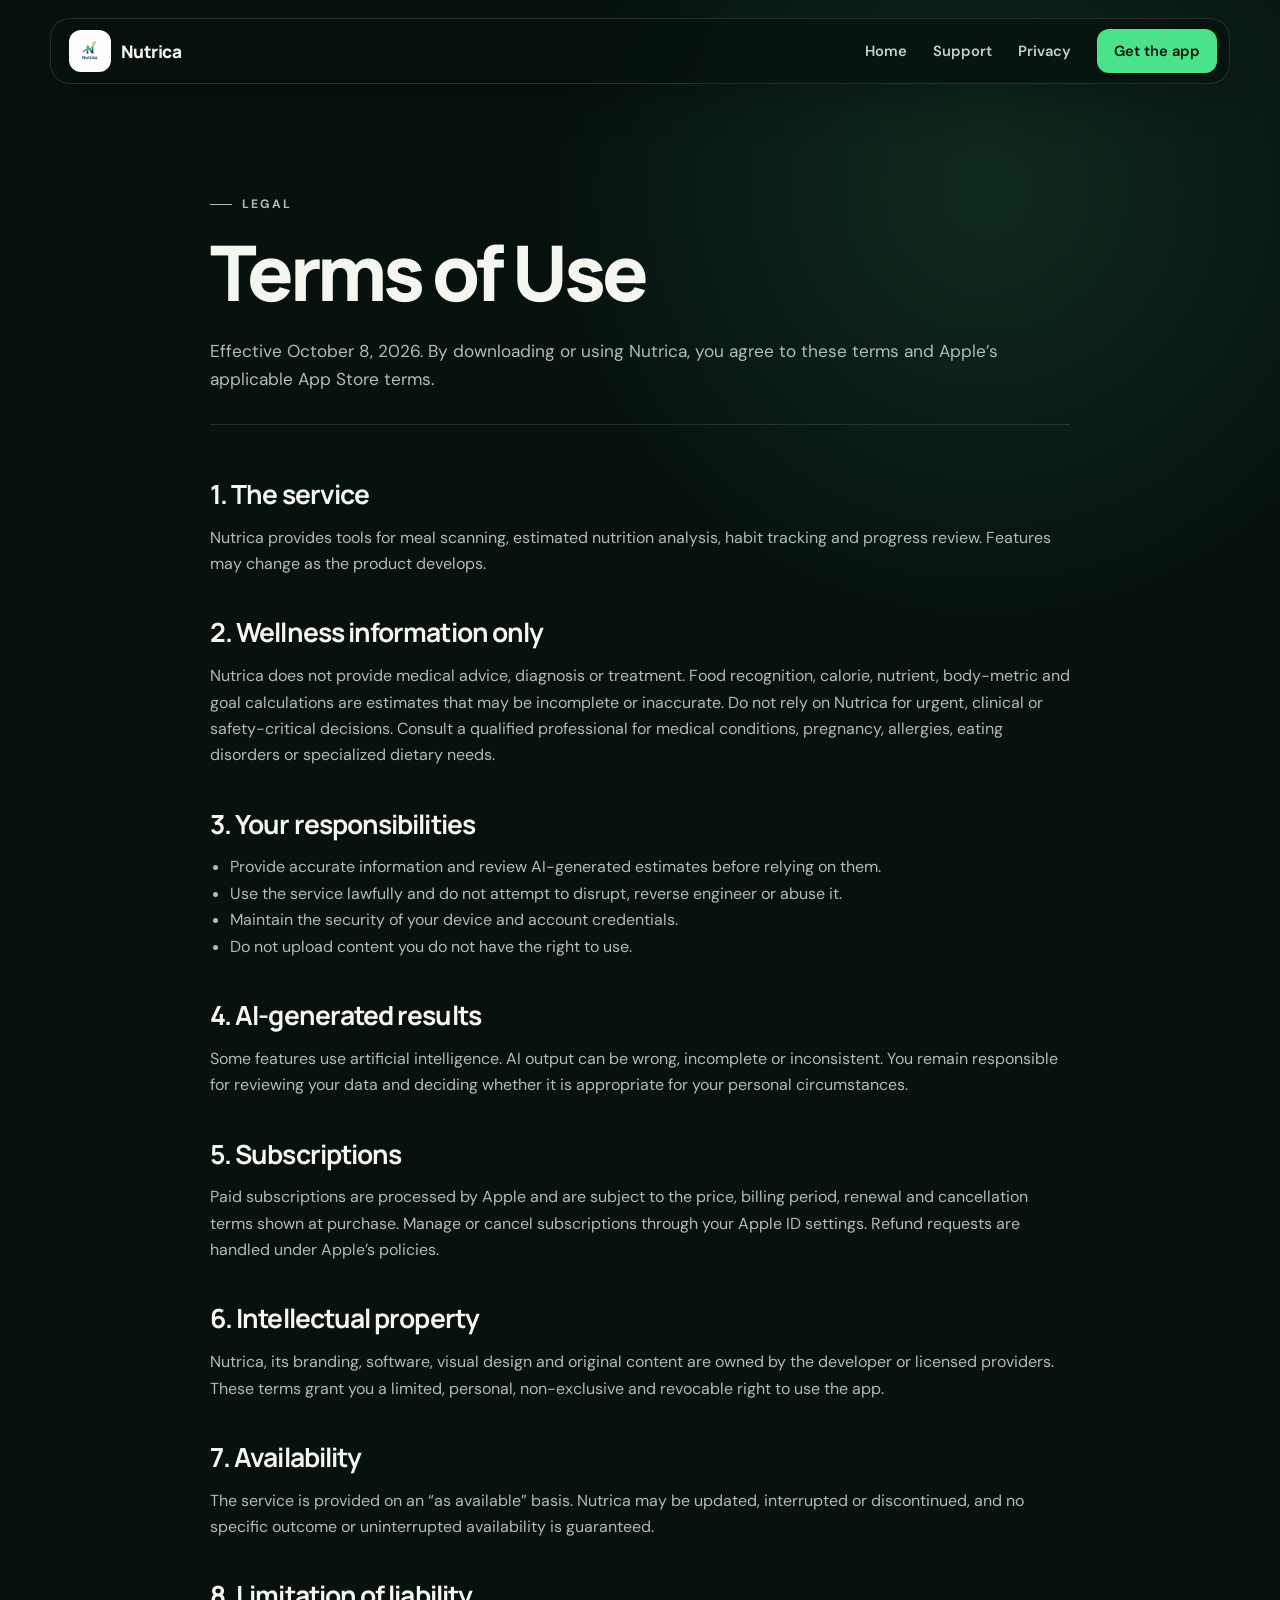
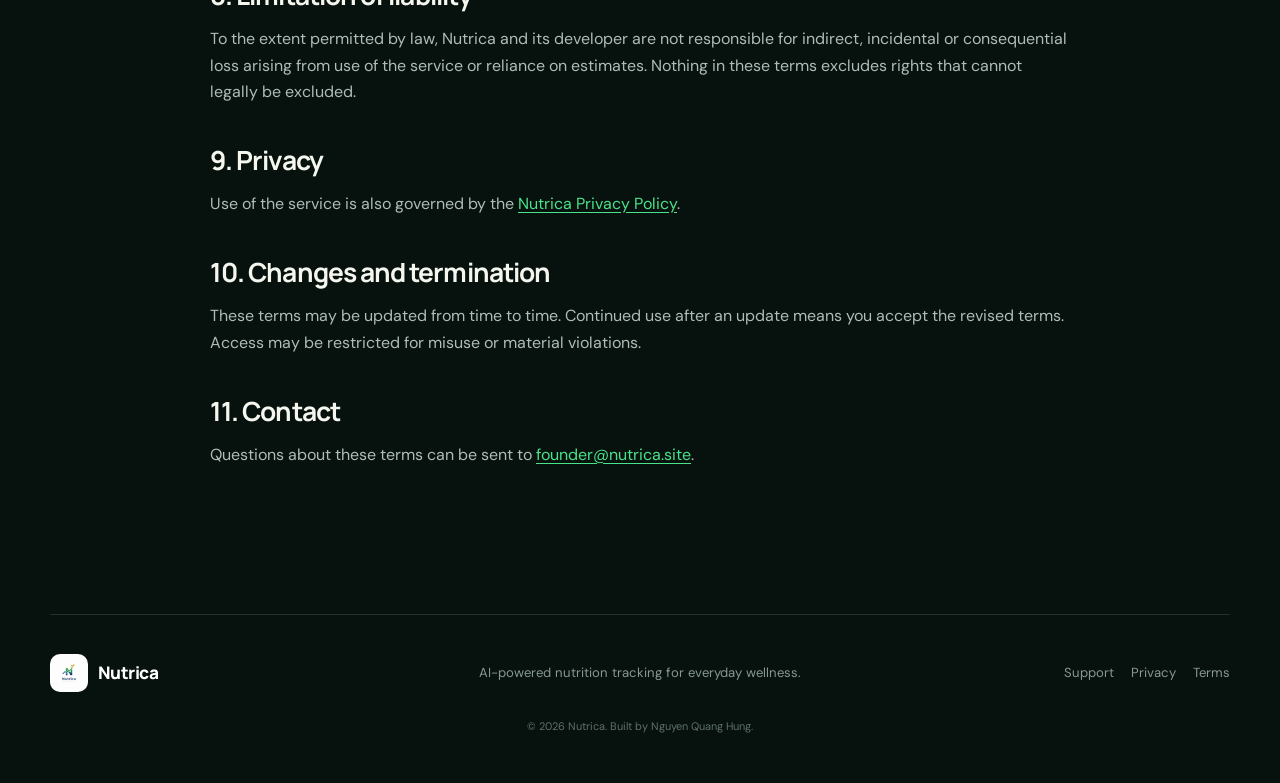
<file: Web/nutrica-site/terms.html>
<!doctype html>
<html lang="en">
<head>
  <meta charset="utf-8"><meta name="viewport" content="width=device-width, initial-scale=1"><title>Terms of Use — Nutrica</title>
  <meta name="description" content="Terms governing the use of the Nutrica mobile application."><link rel="canonical" href="https://nutrica.site/terms.html"><link rel="icon" href="assets/icon.png" type="image/png">
  <link rel="preconnect" href="https://fonts.googleapis.com"><link rel="preconnect" href="https://fonts.gstatic.com" crossorigin><link href="https://fonts.googleapis.com/css2?family=DM+Sans:wght@400;500;600;700&family=Manrope:wght@500;600;700;800&display=swap" rel="stylesheet"><link rel="stylesheet" href="styles.css">
</head>
<body>
  <header class="site-header"><a class="brand" href="index.html"><img src="assets/icon.png" alt="" width="42" height="42"><span>Nutrica</span></a><button class="menu-button" type="button" aria-expanded="false" aria-controls="main-nav"><span></span><span></span><span></span><span class="sr-only">Open navigation</span></button><nav id="main-nav" class="main-nav"><a href="index.html">Home</a><a href="support.html">Support</a><a href="privacy.html">Privacy</a><a class="nav-cta" href="https://apps.apple.com/us/app/nutrica-ai-food-scanner/id6759476341">Get the app</a></nav></header>
  <main class="legal-main">
    <p class="eyebrow"><span></span> Legal</p><h1>Terms of Use</h1><p class="legal-intro">Effective October 8, 2026. By downloading or using Nutrica, you agree to these terms and Apple’s applicable App Store terms.</p>
    <section><h2>1. The service</h2><p>Nutrica provides tools for meal scanning, estimated nutrition analysis, habit tracking and progress review. Features may change as the product develops.</p></section>
    <section><h2>2. Wellness information only</h2><p>Nutrica does not provide medical advice, diagnosis or treatment. Food recognition, calorie, nutrient, body-metric and goal calculations are estimates that may be incomplete or inaccurate. Do not rely on Nutrica for urgent, clinical or safety-critical decisions. Consult a qualified professional for medical conditions, pregnancy, allergies, eating disorders or specialized dietary needs.</p></section>
    <section><h2>3. Your responsibilities</h2><ul><li>Provide accurate information and review AI-generated estimates before relying on them.</li><li>Use the service lawfully and do not attempt to disrupt, reverse engineer or abuse it.</li><li>Maintain the security of your device and account credentials.</li><li>Do not upload content you do not have the right to use.</li></ul></section>
    <section><h2>4. AI-generated results</h2><p>Some features use artificial intelligence. AI output can be wrong, incomplete or inconsistent. You remain responsible for reviewing your data and deciding whether it is appropriate for your personal circumstances.</p></section>
    <section><h2>5. Subscriptions</h2><p>Paid subscriptions are processed by Apple and are subject to the price, billing period, renewal and cancellation terms shown at purchase. Manage or cancel subscriptions through your Apple ID settings. Refund requests are handled under Apple’s policies.</p></section>
    <section><h2>6. Intellectual property</h2><p>Nutrica, its branding, software, visual design and original content are owned by the developer or licensed providers. These terms grant you a limited, personal, non-exclusive and revocable right to use the app.</p></section>
    <section><h2>7. Availability</h2><p>The service is provided on an “as available” basis. Nutrica may be updated, interrupted or discontinued, and no specific outcome or uninterrupted availability is guaranteed.</p></section>
    <section><h2>8. Limitation of liability</h2><p>To the extent permitted by law, Nutrica and its developer are not responsible for indirect, incidental or consequential loss arising from use of the service or reliance on estimates. Nothing in these terms excludes rights that cannot legally be excluded.</p></section>
    <section><h2>9. Privacy</h2><p>Use of the service is also governed by the <a href="privacy.html">Nutrica Privacy Policy</a>.</p></section>
    <section><h2>10. Changes and termination</h2><p>These terms may be updated from time to time. Continued use after an update means you accept the revised terms. Access may be restricted for misuse or material violations.</p></section>
    <section><h2>11. Contact</h2><p>Questions about these terms can be sent to <a href="mailto:founder@nutrica.site">founder@nutrica.site</a>.</p></section>
  </main>
  <footer class="site-footer"><a class="brand footer-brand" href="index.html"><img src="assets/icon.png" alt="" width="38" height="38"><span>Nutrica</span></a><p>AI-powered nutrition tracking for everyday wellness.</p><nav><a href="support.html">Support</a><a href="privacy.html">Privacy</a><a href="terms.html">Terms</a></nav><small>© 2026 Nutrica. Built by Nguyen Quang Hung.</small></footer>
  <script src="script.js"></script>
</body></html>
</file>
<file: Web/nutrica-site/styles.css>
:root {
  --ink: #07120f;
  --ink-soft: #10201a;
  --panel: #11211b;
  --green: #4ae38a;
  --green-bright: #7af0a7;
  --orange: #ff8a2a;
  --cream: #f5f7ef;
  --muted: #9fb0a8;
  --line: rgba(255,255,255,.12);
  --display: "Manrope", sans-serif;
  --body: "DM Sans", sans-serif;
  --max: 1180px;
}

* { box-sizing: border-box; }
html { scroll-behavior: smooth; }
body {
  margin: 0;
  color: var(--cream);
  background:
    radial-gradient(circle at 77% 8%, rgba(74,227,138,.12), transparent 27rem),
    var(--ink);
  font-family: var(--body);
  font-size: 1rem;
  line-height: 1.65;
  -webkit-font-smoothing: antialiased;
}
a { color: inherit; text-decoration: none; }
img { display: block; max-width: 100%; }
button { font: inherit; }
.sr-only { position: absolute; width: 1px; height: 1px; padding: 0; margin: -1px; overflow: hidden; clip: rect(0,0,0,0); white-space: nowrap; border: 0; }

.site-header {
  position: sticky;
  top: 0;
  z-index: 100;
  display: flex;
  align-items: center;
  justify-content: space-between;
  width: min(calc(100% - 40px), var(--max));
  margin: 18px auto 0;
  padding: 10px 12px 10px 18px;
  border: 1px solid var(--line);
  border-radius: 20px;
  background: rgba(7,18,15,.76);
  backdrop-filter: blur(18px);
  box-shadow: 0 16px 40px rgba(0,0,0,.2);
}
.brand { display: inline-flex; align-items: center; gap: 10px; font: 800 1.08rem var(--display); letter-spacing: -.03em; }
.brand img { width: 42px; height: 42px; border-radius: 12px; }
.main-nav { display: flex; align-items: center; gap: 26px; font-size: .92rem; font-weight: 600; }
.main-nav > a:not(.nav-cta) { color: #c4d0ca; transition: color .2s ease; }
.main-nav > a:not(.nav-cta):hover { color: white; }
.nav-cta { padding: 10px 17px; border-radius: 12px; color: var(--ink); background: var(--green); }
.menu-button { display: none; border: 0; background: transparent; padding: 8px; }
.menu-button span:not(.sr-only) { display: block; width: 23px; height: 2px; margin: 4px; background: white; }

.hero {
  display: grid;
  grid-template-columns: 1.04fr .96fr;
  align-items: center;
  gap: 48px;
  width: min(calc(100% - 48px), var(--max));
  min-height: 760px;
  margin: 0 auto;
  padding: 100px 0 86px;
}
.eyebrow { display: flex; align-items: center; gap: 10px; margin: 0 0 18px; color: var(--green-bright); font-size: .76rem; font-weight: 700; letter-spacing: .16em; text-transform: uppercase; }
.eyebrow span { width: 22px; height: 1px; background: currentColor; }
h1, h2, h3 { margin: 0; font-family: var(--display); line-height: 1.05; letter-spacing: -.055em; }
h1 { max-width: 720px; font-size: clamp(3.25rem, 6vw, 5.8rem); font-weight: 800; }
h1 em { color: var(--green); font-style: normal; }
.hero-text { max-width: 590px; margin: 28px 0 30px; color: #b8c5be; font-size: 1.14rem; line-height: 1.7; }
.hero-actions { display: flex; align-items: center; gap: 24px; flex-wrap: wrap; }
.app-store-button { display: inline-flex; align-items: center; gap: 11px; min-width: 180px; padding: 10px 17px 10px 15px; border: 1px solid rgba(255,255,255,.25); border-radius: 13px; background: #fff; color: #0b0d0c; transition: transform .2s ease, box-shadow .2s ease; }
.app-store-button:hover { transform: translateY(-2px); box-shadow: 0 12px 28px rgba(74,227,138,.18); }
.apple-mark { width: 28px; height: 28px; border: 8px solid currentColor; border-radius: 50%; color: #0b0d0c; font-size: 0; }
.app-store-button span:last-child { display: grid; line-height: 1.05; }
.app-store-button small { font-size: .65rem; }
.app-store-button strong { font: 600 1.18rem var(--display); letter-spacing: -.03em; }
.text-link { border-bottom: 1px solid #66736d; color: #d5ded9; font-weight: 600; }
.trust-row { display: flex; gap: 18px; flex-wrap: wrap; margin: 34px 0 0; padding: 0; color: #8fa199; font-size: .82rem; list-style: none; }
.trust-row li { display: flex; align-items: center; gap: 8px; }
.trust-row li::before { content: ""; width: 5px; height: 5px; border-radius: 50%; background: var(--green); }

.hero-visual { position: relative; min-height: 590px; }
.phone { overflow: hidden; margin: 0; border: 6px solid #1b2b25; border-radius: 38px; background: black; box-shadow: 0 38px 80px rgba(0,0,0,.44); }
.phone img { width: 100%; height: 100%; object-fit: cover; }
.phone-front { position: absolute; z-index: 4; top: 20px; left: 22%; width: 282px; height: 610px; transform: rotate(2deg); }
.phone-back { position: absolute; z-index: 2; top: 74px; left: -2%; width: 240px; height: 520px; opacity: .68; transform: rotate(-8deg); }
.orbit { position: absolute; border-radius: 50%; border: 1px solid rgba(74,227,138,.25); }
.orbit-one { width: 470px; height: 470px; top: 55px; left: -30px; }
.orbit-two { width: 330px; height: 330px; top: 125px; left: 42px; border-style: dashed; animation: spin 28s linear infinite; }
.insight-card { position: absolute; z-index: 6; padding: 12px 15px; border: 1px solid rgba(255,255,255,.16); border-radius: 14px; background: rgba(20,39,32,.84); backdrop-filter: blur(12px); box-shadow: 0 18px 34px rgba(0,0,0,.28); }
.insight-card span { display: block; color: var(--green); font-size: .68rem; font-weight: 700; text-transform: uppercase; letter-spacing: .12em; }
.insight-card strong { font: 700 .86rem var(--display); }
.insight-calories { top: 122px; right: -14px; }
.insight-progress { bottom: 48px; left: -24px; }
@keyframes spin { to { transform: rotate(360deg); } }

.value-strip { display: flex; align-items: center; justify-content: center; gap: 28px; padding: 22px; border-block: 1px solid var(--line); color: #c9d4ce; font: 600 clamp(.85rem, 2vw, 1rem) var(--display); letter-spacing: -.02em; }
.value-strip p { margin: 0; }
.value-strip span { width: 6px; height: 6px; border-radius: 50%; background: var(--orange); }

.section { width: min(calc(100% - 48px), var(--max)); margin: 0 auto; padding: 120px 0; }
.section-heading { display: grid; grid-template-columns: 1fr .68fr; gap: 20px 80px; align-items: end; margin-bottom: 54px; }
.section-heading .eyebrow { grid-column: 1 / -1; margin-bottom: 0; }
h2 { font-size: clamp(2.5rem, 5vw, 4.5rem); }
.section-heading > p:last-child { margin: 0; color: var(--muted); font-size: 1.05rem; }
.feature-grid { display: grid; grid-template-columns: 1.1fr .9fr; grid-template-rows: repeat(2, minmax(330px, auto)); gap: 18px; }
.feature-card { position: relative; overflow: hidden; min-height: 340px; padding: 32px; border: 1px solid var(--line); border-radius: 26px; background: linear-gradient(145deg, rgba(255,255,255,.055), rgba(255,255,255,.018)); }
.feature-card h3 { max-width: 360px; margin: 52px 0 14px; font-size: 1.8rem; }
.feature-card p { max-width: 390px; margin: 0; color: var(--muted); }
.feature-number { position: absolute; top: 30px; right: 30px; color: #66756d; font: 700 .75rem var(--display); }
.feature-icon { display: grid; place-items: center; width: 45px; height: 45px; border-radius: 13px; background: rgba(74,227,138,.11); color: var(--green); font-size: 1.35rem; }
.feature-primary { grid-row: span 2; background: linear-gradient(155deg, #173127, #0d1d17); }
.feature-primary h3 { margin-top: 46px; font-size: 2.35rem; }
.feature-accent { background: linear-gradient(145deg, rgba(255,138,42,.12), rgba(255,255,255,.02)); }
.scan-demo { position: absolute; right: -40px; bottom: -70px; display: grid; place-items: center; width: 360px; height: 360px; border-radius: 50%; background: radial-gradient(circle, rgba(74,227,138,.18), transparent 64%); }
.meal-orb { display: flex; flex-direction: column; align-items: center; justify-content: center; width: 190px; height: 190px; border: 1px solid rgba(74,227,138,.34); border-radius: 50%; background: rgba(7,18,15,.74); }
.meal-orb strong { color: white; font: 800 1.7rem var(--display); letter-spacing: -.05em; }
.meal-orb small { color: var(--green); font-size: .72rem; font-weight: 700; letter-spacing: .13em; text-transform: uppercase; }
.scan-line { position: absolute; top: 50%; width: 220px; height: 2px; background: linear-gradient(90deg, transparent, var(--green), transparent); box-shadow: 0 0 14px var(--green); animation: scan 3s ease-in-out infinite; }
@keyframes scan { 0%,100% { transform: translateY(-70px); opacity: .4; } 50% { transform: translateY(70px); opacity: 1; } }
.macro-bars { display: grid; gap: 10px; margin-top: 34px; }
.macro-bars span { display: block; width: var(--level); height: 9px; border-radius: 20px; background: var(--color); opacity: .85; }
.mini-chart { display: flex; align-items: end; gap: 8px; height: 74px; margin-top: 25px; }
.mini-chart i { flex: 1; border-radius: 8px 8px 2px 2px; background: linear-gradient(var(--green), rgba(74,227,138,.12)); }
.mini-chart i:nth-child(1) { height: 34%; }.mini-chart i:nth-child(2) { height: 56%; }.mini-chart i:nth-child(3) { height: 48%; }.mini-chart i:nth-child(4) { height: 78%; }.mini-chart i:nth-child(5) { height: 92%; }
.goal-ring { position: absolute; right: 34px; bottom: 28px; display: grid; place-items: center; width: 108px; height: 108px; border: 12px solid rgba(255,255,255,.08); border-top-color: var(--orange); border-right-color: var(--orange); border-radius: 50%; transform: rotate(16deg); }
.goal-ring strong, .goal-ring small { transform: rotate(-16deg); }
.goal-ring strong { margin-top: 14px; font: 800 1.2rem var(--display); }.goal-ring small { margin-top: -24px; color: var(--muted); }

.workflow-section { display: grid; grid-template-columns: 1fr .85fr; align-items: center; gap: 80px; }
.workflow-copy h2 { max-width: 700px; }
.steps { margin: 50px 0 0; padding: 0; list-style: none; }
.steps li { display: grid; grid-template-columns: 42px 1fr; gap: 18px; padding: 20px 0; border-top: 1px solid var(--line); }
.steps li:last-child { border-bottom: 1px solid var(--line); }
.steps li > span { display: grid; place-items: center; width: 34px; height: 34px; border-radius: 50%; background: var(--green); color: var(--ink); font: 800 .82rem var(--display); }
.steps strong { font: 700 1.05rem var(--display); }
.steps p { margin: 3px 0 0; color: var(--muted); }
.single-phone { position: relative; display: grid; place-items: center; min-height: 650px; }
.phone-detail { position: relative; z-index: 2; width: 286px; height: 618px; transform: rotate(4deg); }
.phone-glow { position: absolute; width: 360px; height: 360px; border-radius: 50%; background: rgba(255,138,42,.22); filter: blur(90px); }

.responsibility-section { width: min(calc(100% - 30px), 1320px); }
.responsibility-panel { display: grid; grid-template-columns: .72fr 1.28fr; gap: 80px; padding: 70px; border-radius: 34px; background: var(--cream); color: var(--ink); }
.responsibility-panel .eyebrow { color: #1c8752; }
.principles { display: grid; grid-template-columns: 1fr 1fr; gap: 0 28px; }
.principles article { display: grid; grid-template-columns: 32px 1fr; gap: 14px; padding: 25px 0; border-top: 1px solid #ccd5cf; }
.principles article:nth-last-child(-n+2) { border-bottom: 1px solid #ccd5cf; }
.principles article > span { color: #6f7c75; font: 700 .72rem var(--display); }
.principles h3 { margin-bottom: 7px; font-size: 1.08rem; letter-spacing: -.03em; }
.principles p { margin: 0; color: #53635b; font-size: .92rem; line-height: 1.55; }

.about-card { display: grid; grid-template-columns: .58fr 1.42fr; gap: 72px; align-items: center; padding: 65px; border: 1px solid var(--line); border-radius: 30px; background: radial-gradient(circle at 12% 42%, rgba(74,227,138,.13), transparent 28rem), var(--ink-soft); }
.about-mark { display: grid; place-items: center; min-height: 330px; border: 1px solid var(--line); border-radius: 24px; background: rgba(255,255,255,.03); }
.about-mark img { width: 180px; border-radius: 35px; box-shadow: 0 26px 60px rgba(0,0,0,.28); }
.about-copy h2 { font-size: clamp(2.1rem, 4vw, 3.55rem); }
.about-copy > p:not(.eyebrow) { max-width: 720px; color: var(--muted); }
.company-facts { display: grid; grid-template-columns: repeat(4, 1fr); gap: 10px; margin: 34px 0 0; }
.company-facts div { padding: 14px 0; border-top: 1px solid var(--line); }
.company-facts dt { color: #789086; font-size: .72rem; text-transform: uppercase; letter-spacing: .12em; }
.company-facts dd { margin: 3px 0 0; font-weight: 600; }

.final-cta { display: flex; flex-direction: column; align-items: center; text-align: center; padding-bottom: 140px; }
.final-cta > img { margin-bottom: 30px; border-radius: 22px; }
.final-cta h2 { font-size: clamp(3.2rem, 7vw, 6rem); color: var(--green); }
.final-cta > p:not(.eyebrow) { max-width: 520px; color: var(--muted); font-size: 1.1rem; }
.app-store-button-light { margin-top: 24px; }

.site-footer { display: grid; grid-template-columns: 1fr 1.4fr 1fr; align-items: center; gap: 20px; width: min(calc(100% - 48px), var(--max)); margin: 0 auto; padding: 34px 0 48px; border-top: 1px solid var(--line); color: #87988f; font-size: .82rem; }
.footer-brand { color: white; }.footer-brand img { width: 38px; height: 38px; border-radius: 10px; }
.site-footer > p { text-align: center; }
.site-footer nav { display: flex; justify-content: flex-end; gap: 17px; }
.site-footer nav a:hover { color: white; }
.site-footer small { grid-column: 1 / -1; text-align: center; color: #5f7168; }

.legal-main { width: min(calc(100% - 48px), 860px); margin: 0 auto; padding: 110px 0 130px; }
.legal-main h1 { font-size: clamp(2.8rem, 7vw, 4.8rem); }
.legal-intro { margin: 24px 0 56px; padding-bottom: 30px; border-bottom: 1px solid var(--line); color: var(--muted); font-size: 1.08rem; }
.legal-main section { margin-top: 42px; }
.legal-main h2 { margin-bottom: 12px; font-size: 1.65rem; letter-spacing: -.035em; }
.legal-main h3 { margin: 24px 0 8px; font-size: 1.1rem; letter-spacing: -.02em; }
.legal-main p, .legal-main li { color: #aebdb5; }
.legal-main ul { padding-left: 20px; }
.legal-main a { color: var(--green); text-decoration: underline; text-underline-offset: 3px; }
.legal-note { padding: 20px 22px; border-left: 3px solid var(--orange); background: rgba(255,138,42,.08); border-radius: 0 12px 12px 0; }
.support-grid { display: grid; grid-template-columns: repeat(2, 1fr); gap: 16px; margin: 36px 0; }
.support-card { padding: 25px; border: 1px solid var(--line); border-radius: 18px; background: rgba(255,255,255,.035); }
.support-card h2 { font-size: 1.25rem; }
.support-card p { margin-bottom: 0; }

.reveal { opacity: 0; transform: translateY(18px); transition: opacity .7s ease, transform .7s ease; }
.reveal.visible { opacity: 1; transform: none; }

@media (max-width: 980px) {
  .menu-button { display: block; }
  .main-nav { position: absolute; top: calc(100% + 8px); left: 0; right: 0; display: none; flex-direction: column; align-items: stretch; gap: 0; padding: 10px; border: 1px solid var(--line); border-radius: 18px; background: #0c1915; }
  .main-nav.open { display: flex; }
  .main-nav a { padding: 12px 14px; }
  .hero { grid-template-columns: 1fr; padding-top: 80px; }
  .hero-copy { text-align: center; }
  .hero-text { margin-inline: auto; }
  .hero-actions, .trust-row { justify-content: center; }
  .hero-visual { width: min(100%, 560px); margin: 0 auto; }
  .section-heading, .workflow-section { grid-template-columns: 1fr; }
  .responsibility-panel { grid-template-columns: 1fr; gap: 44px; padding: 48px; }
  .about-card { grid-template-columns: 1fr; }
  .about-mark { min-height: 260px; }
  .site-footer { grid-template-columns: 1fr; text-align: center; }
  .site-footer > p, .site-footer nav { text-align: center; justify-content: center; }
}

@media (max-width: 700px) {
  .site-header { width: calc(100% - 24px); margin-top: 10px; }
  .hero, .section, .site-footer { width: calc(100% - 32px); }
  .hero { min-height: auto; padding: 72px 0 58px; }
  h1 { font-size: clamp(2.85rem, 13vw, 4.4rem); }
  .hero-visual { min-height: 510px; transform: scale(.86); transform-origin: center top; margin-bottom: -80px; }
  .phone-front { left: calc(50% - 135px); width: 270px; height: 584px; }
  .phone-back, .insight-card, .orbit { display: none; }
  .value-strip { gap: 11px; padding-inline: 16px; text-align: center; }
  .section { padding: 88px 0; }
  .section-heading { gap: 22px; }
  .feature-grid { grid-template-columns: 1fr; grid-template-rows: none; }
  .feature-card, .feature-primary { grid-row: auto; min-height: 340px; }
  .scan-demo { right: -110px; bottom: -95px; transform: scale(.8); }
  .workflow-section { gap: 40px; }
  .single-phone { min-height: 600px; }
  .phone-detail { width: 270px; height: 584px; }
  .responsibility-section { width: calc(100% - 20px); }
  .responsibility-panel { padding: 34px 24px; border-radius: 24px; }
  .principles { grid-template-columns: 1fr; }
  .principles article:nth-last-child(2) { border-bottom: 0; }
  .about-card { gap: 36px; padding: 28px; }
  .about-mark img { width: 140px; }
  .company-facts { grid-template-columns: 1fr 1fr; }
  .site-footer nav { flex-wrap: wrap; }
  .support-grid { grid-template-columns: 1fr; }
}

@media (prefers-reduced-motion: reduce) {
  html { scroll-behavior: auto; }
  *, *::before, *::after { animation-duration: .01ms !important; animation-iteration-count: 1 !important; transition-duration: .01ms !important; }
  .reveal { opacity: 1; transform: none; }
}
</file>
